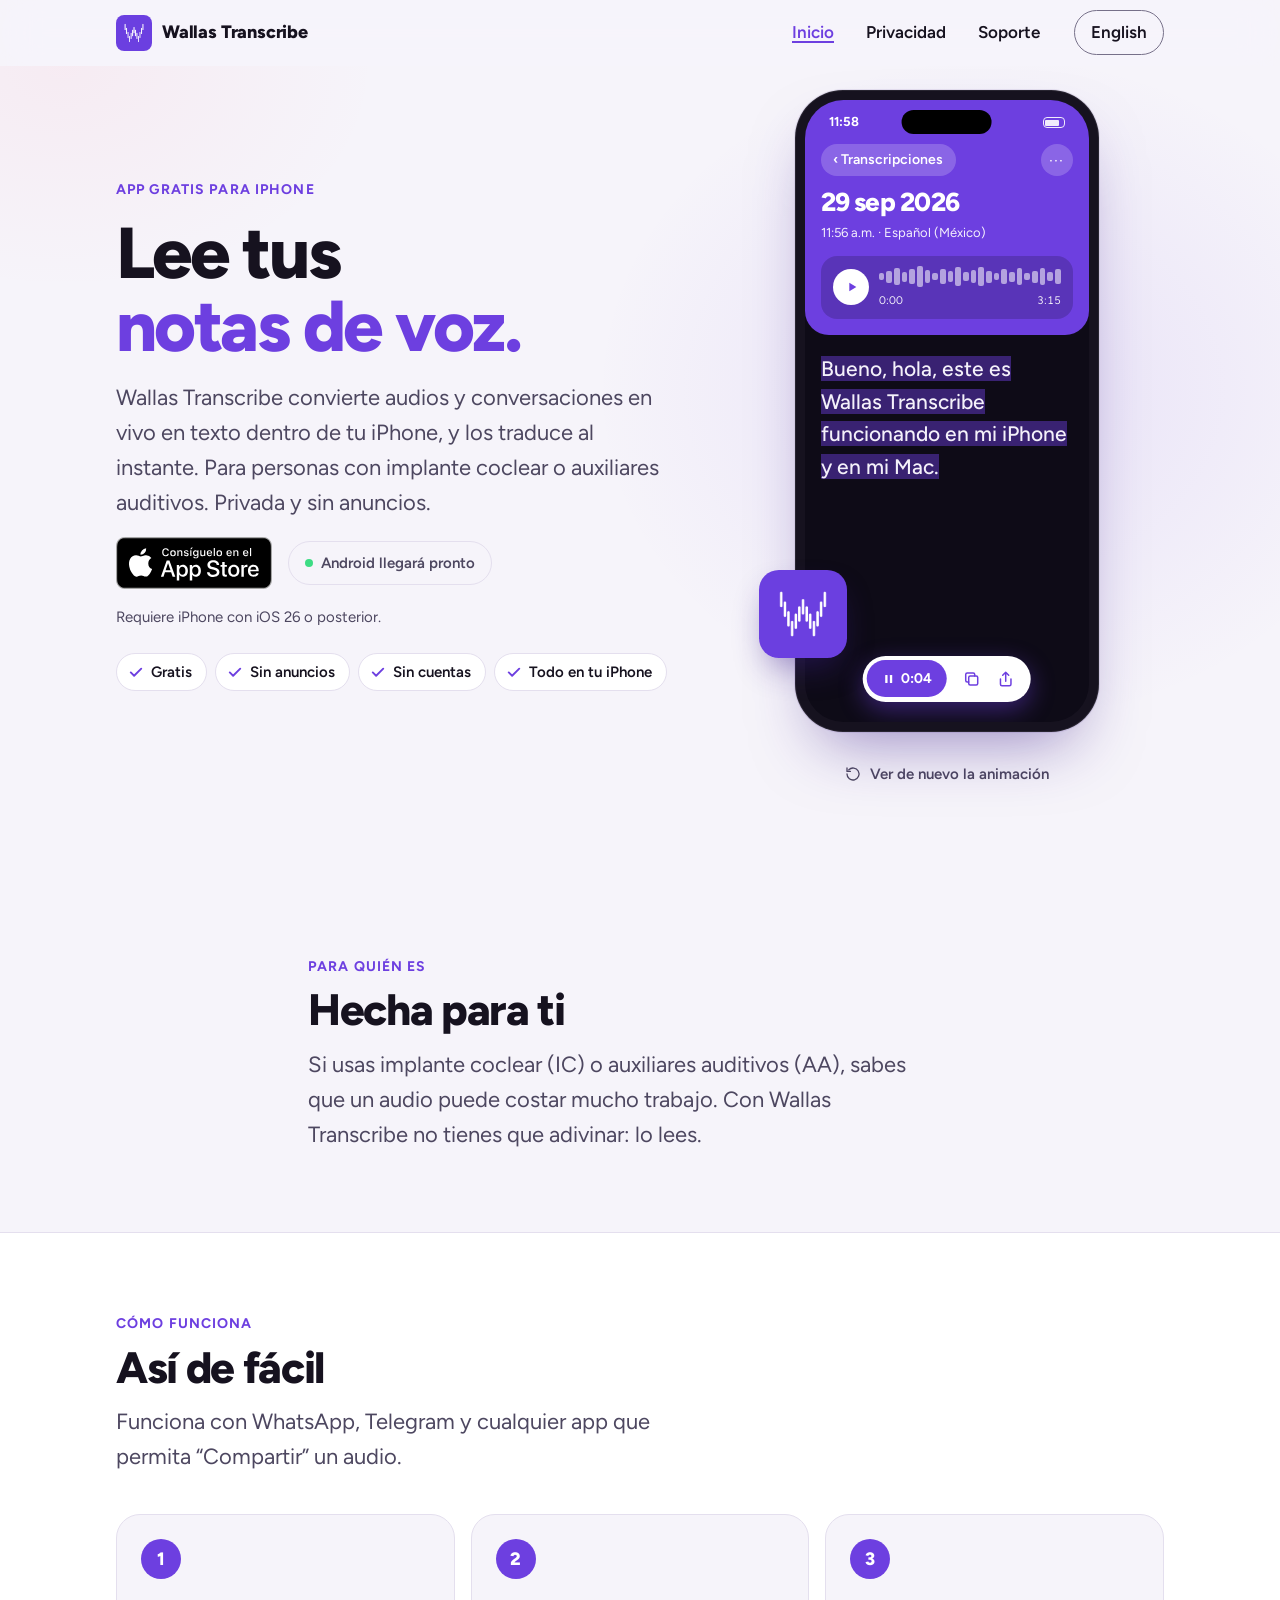
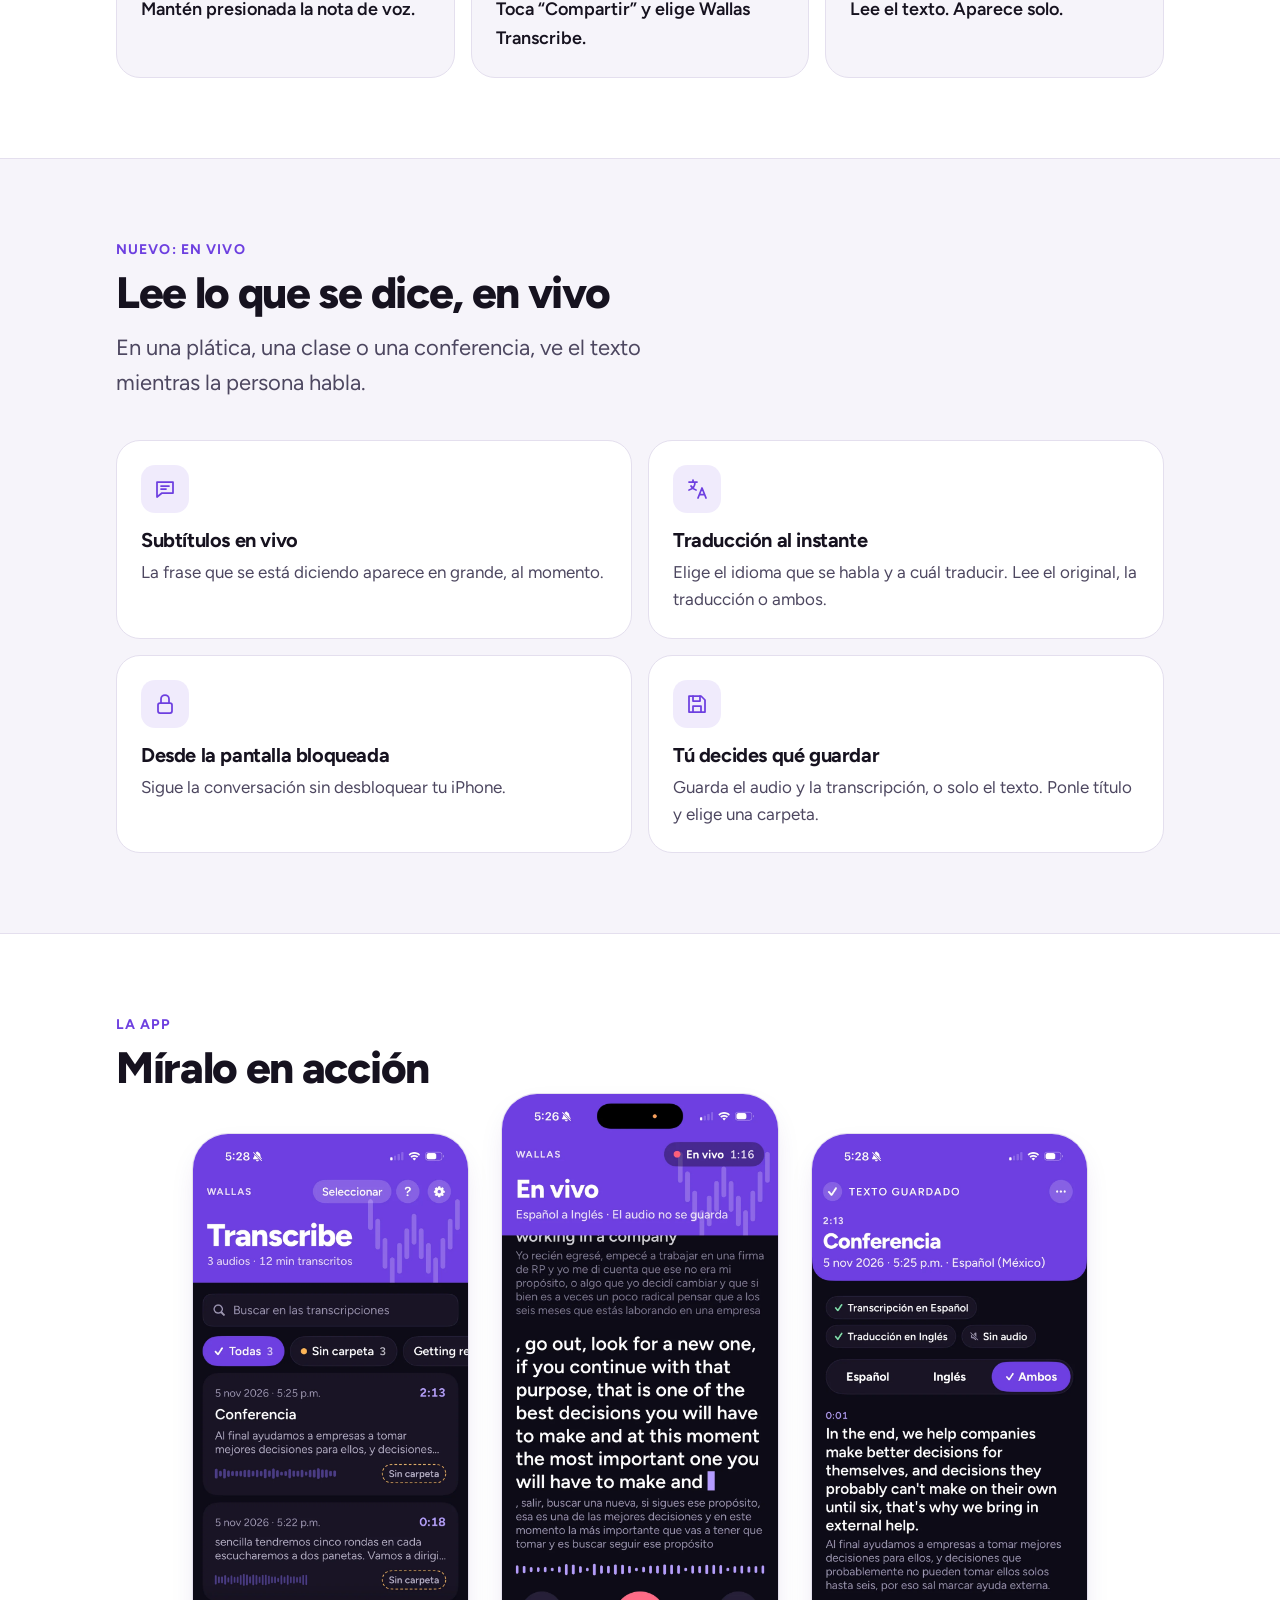
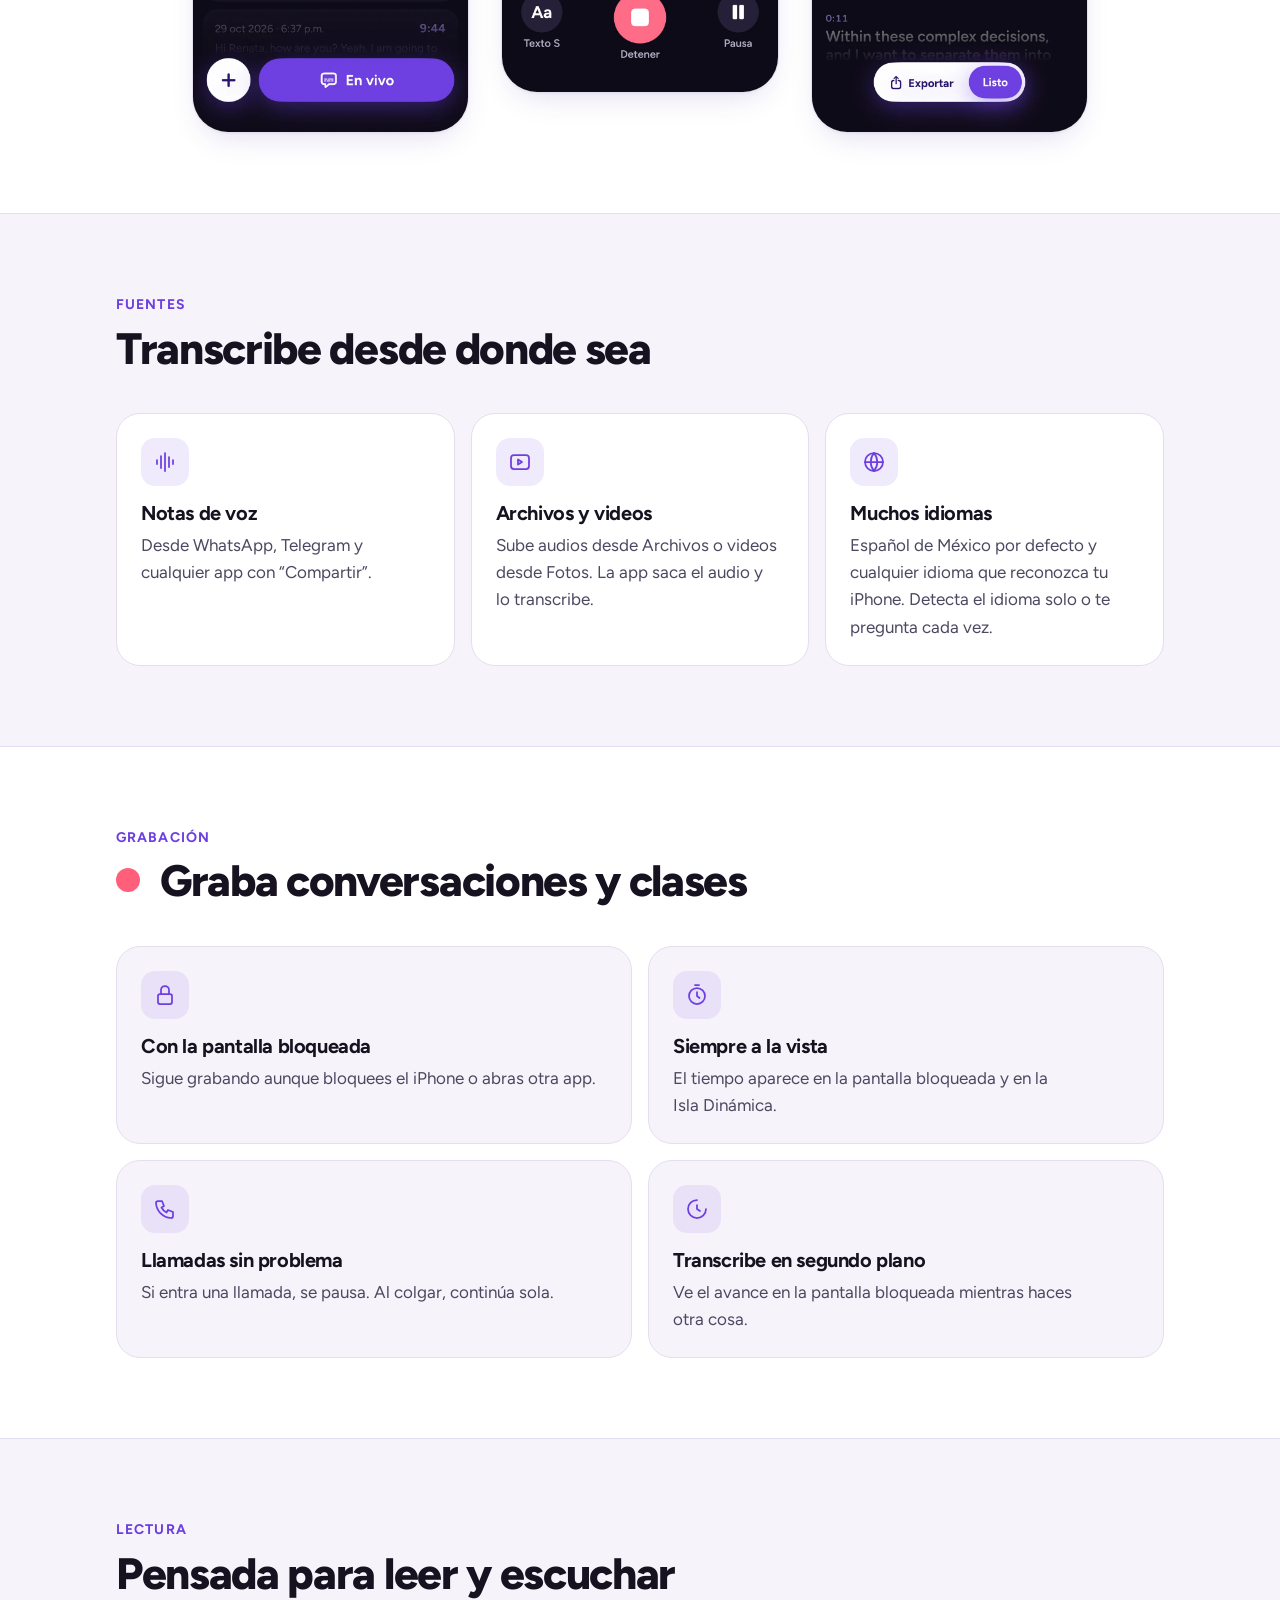
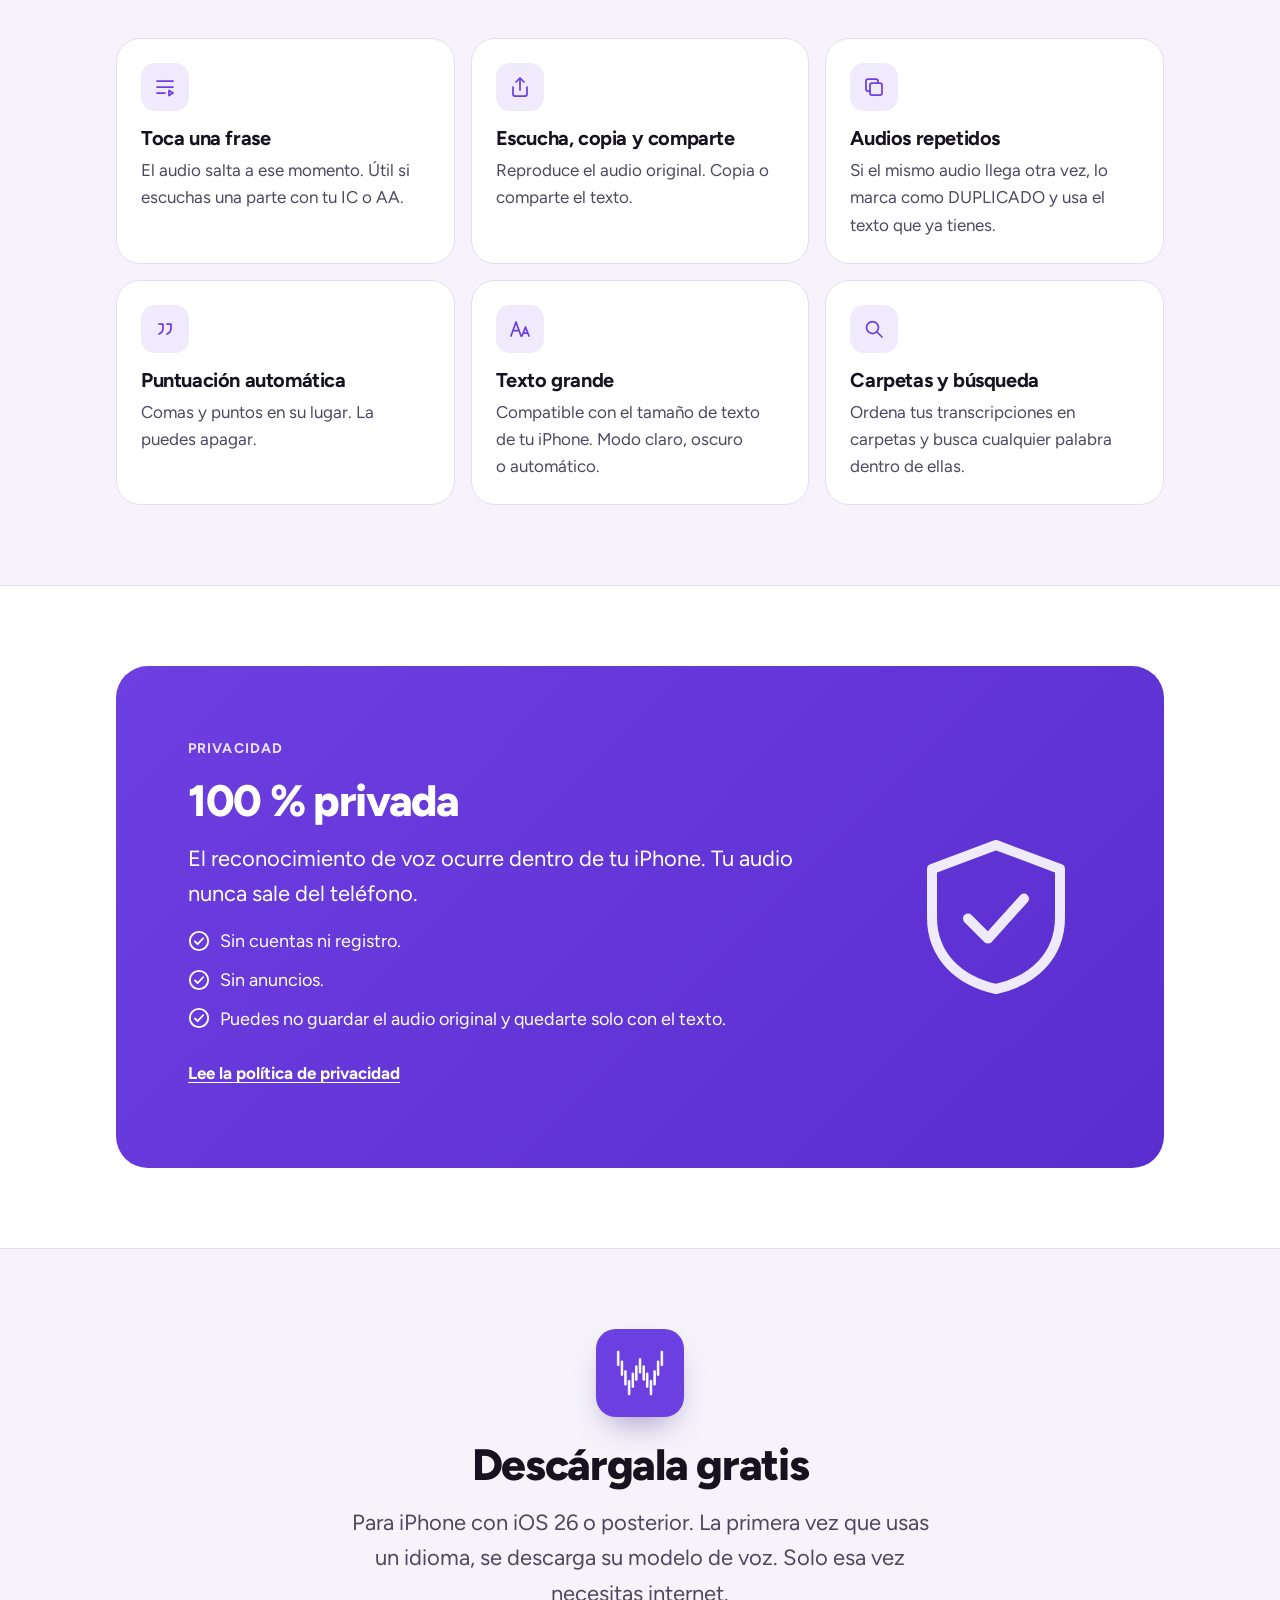
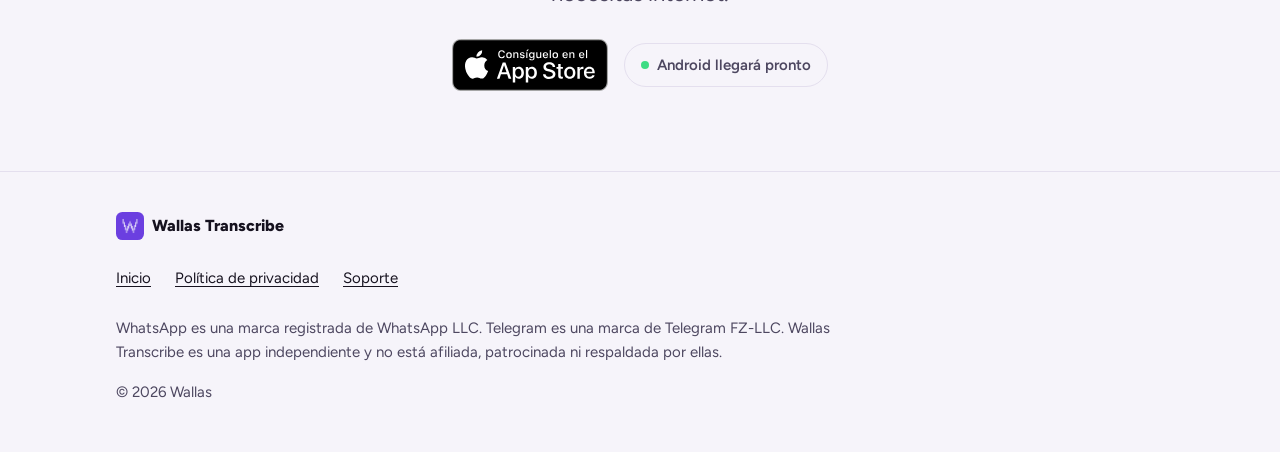
<file: index.html>
<!doctype html>
<html lang="es-MX" data-title-es="Wallas Transcribe - Lee tus notas de voz" data-title-en="Wallas Transcribe - Read your voice notes">
<head>
  <meta charset="utf-8">
  <meta name="viewport" content="width=device-width, initial-scale=1">
  <title>Wallas Transcribe - Lee tus notas de voz</title>
  <meta name="description" content="App gratis para iPhone que convierte notas de voz, audios y conversaciones en vivo en texto, con traducción al instante. Hecha para personas con implante coclear o auxiliares auditivos. Privada y sin anuncios.">
  <meta name="color-scheme" content="light dark">
  <meta name="theme-color" content="#F6F4FA" media="(prefers-color-scheme: light)">
  <meta name="theme-color" content="#0E0B17" media="(prefers-color-scheme: dark)">
  <link rel="icon" href="icon.png">
  <link rel="apple-touch-icon" href="icon.png">
  <link rel="preconnect" href="https://fonts.googleapis.com">
  <link rel="preconnect" href="https://fonts.gstatic.com" crossorigin>
  <link rel="stylesheet" href="https://fonts.googleapis.com/css2?family=Figtree:wght@400..800&display=swap">
  <link rel="stylesheet" href="styles.css?v=5">
  <script src="lang.js?v=5"></script>
</head>
<body>
  <a class="skip" href="#contenido"><span class="es">Saltar al contenido</span><span class="en">Skip to content</span></a>

  <header class="site-header">
    <div class="wrap">
      <a class="brand" href="index.html">
        <!-- REEMPLAZA: icon.png (tu ícono de la app) -->
        <img src="icon.png" alt="" width="36" height="36">
        Wallas Transcribe
      </a>
      <nav class="nav" aria-label="Principal">
        <a href="index.html" aria-current="page"><span class="es">Inicio</span><span class="en">Home</span></a>
        <a href="privacidad.html"><span class="es">Privacidad</span><span class="en">Privacy</span></a>
        <a href="soporte.html"><span class="es">Soporte</span><span class="en">Support</span></a>
      </nav>
      <button id="lang-toggle" class="lang-btn" type="button" hidden><span class="es" lang="en">English</span><span class="en" lang="es-MX">Español</span></button>
    </div>
  </header>

  <main id="contenido">
    <section class="hero">
      <div class="wrap">
        <div class="stack hero-text">
          <p class="eyebrow reveal"><span class="es">App gratis para iPhone</span><span class="en">Free iPhone app</span></p>
          <h1 class="reveal" style="--d:1"><span class="es">Lee tus <span class="hl">notas de voz.</span></span><span class="en">Read your <span class="hl">voice notes.</span></span></h1>
          <p class="lead es reveal" style="--d:2">Wallas Transcribe convierte audios y conversaciones en vivo en texto dentro de tu iPhone, y los traduce al instante. Para personas con implante coclear o auxiliares auditivos. Privada y sin anuncios.</p>
          <p class="lead en reveal" style="--d:2">Wallas Transcribe turns audio and live conversations into text right on your iPhone, and translates them instantly. Made for people with cochlear implants or hearing aids. Private, with no ads.</p>
          <p class="get reveal" style="--d:3">
            <a class="badge-link" href="https://apps.apple.com/app/wallas-transcribe/id6817484547"><img src="app-store-badge-es.svg" data-src-en="app-store-badge-en.svg" width="180" height="60" alt="Descargar en la App Store" data-alt-en="Download on the App Store"></a>
            <span class="soon"><span class="soon-dot" aria-hidden="true"></span><span class="es">Android llegará pronto</span><span class="en">Android coming soon</span></span>
          </p>
          <p class="note reveal" style="--d:3"><span class="es">Requiere iPhone con iOS 26 o posterior.</span><span class="en">Requires iPhone with iOS 26 or later.</span></p>
          <ul class="chips reveal" style="--d:4">
            <li><svg class="i" viewBox="0 0 24 24" aria-hidden="true" focusable="false"><path d="M5 12.5l4.5 4.5L19 7.5"/></svg><span class="es">Gratis</span><span class="en">Free</span></li>
            <li><svg class="i" viewBox="0 0 24 24" aria-hidden="true" focusable="false"><path d="M5 12.5l4.5 4.5L19 7.5"/></svg><span class="es">Sin anuncios</span><span class="en">No ads</span></li>
            <li><svg class="i" viewBox="0 0 24 24" aria-hidden="true" focusable="false"><path d="M5 12.5l4.5 4.5L19 7.5"/></svg><span class="es">Sin cuentas</span><span class="en">No accounts</span></li>
            <li><svg class="i" viewBox="0 0 24 24" aria-hidden="true" focusable="false"><path d="M5 12.5l4.5 4.5L19 7.5"/></svg><span class="es">Todo en tu iPhone</span><span class="en">All on your iPhone</span></li>
          </ul>
        </div>

        <div class="hero-art reveal" style="--d:2">
          <!-- Ilustración de la app: una nota de voz que se convierte en texto. Es decorativa; el texto de la portada ya lo explica. -->
          <div class="phone" aria-hidden="true">
            <div class="screen demo" id="demo">
              <div class="app-head">
                <div class="island"></div>
                <div class="status"><span>11:58</span><span class="batt"></span></div>
                <div class="nav-row">
                  <span class="pill">‹ <span class="es">Transcripciones</span><span class="en">Transcriptions</span></span>
                  <span class="dots">•••</span>
                </div>
                <p class="date"><span class="es">29 sep 2026</span><span class="en">Sep 29, 2026</span></p>
                <p class="meta"><span class="es">11:56 a.m. · Español (México)</span><span class="en">11:56 AM · English (United States)</span></p>
                <div class="player">
                  <span class="play"><svg viewBox="0 0 24 24"><path d="M8 5.5v13l10.5-6.5z"/></svg></span>
                  <span class="pl-body">
                    <span class="wave"><i style="--b:0;--h:30%"></i><i style="--b:1;--h:55%"></i><i style="--b:2;--h:80%"></i><i style="--b:3;--h:45%"></i><i style="--b:4;--h:65%"></i><i style="--b:5;--h:95%"></i><i style="--b:6;--h:60%"></i><i style="--b:7;--h:35%"></i><i style="--b:8;--h:70%"></i><i style="--b:9;--h:50%"></i><i style="--b:10;--h:85%"></i><i style="--b:11;--h:40%"></i><i style="--b:12;--h:60%"></i><i style="--b:13;--h:90%"></i><i style="--b:14;--h:55%"></i><i style="--b:15;--h:30%"></i><i style="--b:16;--h:65%"></i><i style="--b:17;--h:45%"></i><i style="--b:18;--h:75%"></i><i style="--b:19;--h:35%"></i><i style="--b:20;--h:55%"></i><i style="--b:21;--h:80%"></i><i style="--b:22;--h:40%"></i><i style="--b:23;--h:70%"></i></span>
                    <span class="times"><span>0:00</span><span>3:15</span></span>
                  </span>
                </div>
              </div>
              <div class="body">
                <div class="working">
                  <span class="lbl"><span class="es">Transcribiendo…</span><span class="en">Transcribing…</span></span>
                  <span class="wave"><i style="--b:0;--h:70%"></i><i style="--b:1;--h:40%"></i><i style="--b:2;--h:80%"></i><i style="--b:3;--h:55%"></i><i style="--b:4;--h:35%"></i><i style="--b:5;--h:75%"></i><i style="--b:6;--h:45%"></i><i style="--b:7;--h:65%"></i><i style="--b:8;--h:30%"></i><i style="--b:9;--h:55%"></i><i style="--b:10;--h:90%"></i><i style="--b:11;--h:60%"></i><i style="--b:12;--h:40%"></i><i style="--b:13;--h:85%"></i><i style="--b:14;--h:50%"></i><i style="--b:15;--h:70%"></i><i style="--b:16;--h:35%"></i><i style="--b:17;--h:60%"></i><i style="--b:18;--h:95%"></i><i style="--b:19;--h:65%"></i><i style="--b:20;--h:45%"></i><i style="--b:21;--h:80%"></i><i style="--b:22;--h:55%"></i><i style="--b:23;--h:30%"></i></span>
                </div>
                <p class="words es"><span class="hlt">Bueno, hola, este es Wallas Transcribe funcionando en mi iPhone y en mi Mac.</span></p>
                <p class="words en"><span class="hlt">So, hello, this is Wallas Transcribe running on my iPhone and on my Mac.</span></p>
              </div>
              <div class="dock">
                <span class="pause"><svg viewBox="0 0 24 24"><rect x="6" y="5" width="4" height="14" rx="1"/><rect x="14" y="5" width="4" height="14" rx="1"/></svg>0:04</span>
                <svg viewBox="0 0 24 24"><rect x="8" y="8" width="12" height="12" rx="2"/><path d="M16 8V6a2 2 0 0 0-2-2H6a2 2 0 0 0-2 2v8a2 2 0 0 0 2 2h2"/></svg>
                <svg viewBox="0 0 24 24"><path d="M12 3v12M8 7l4-4 4 4M5 12v7a2 2 0 0 0 2 2h10a2 2 0 0 0 2-2v-7"/></svg>
              </div>
            </div>
          </div>
          <img class="hero-icon" src="icon.png" width="96" height="96" alt="">
          <button class="replay" id="demo-replay" type="button">
            <svg class="i" viewBox="0 0 24 24" aria-hidden="true" focusable="false"><path d="M4 12a8 8 0 1 0 2.4-5.7M4 4v4.5h4.5"/></svg>
            <span class="es">Ver de nuevo la animación</span><span class="en">Replay the animation</span>
          </button>
        </div>
      </div>
    </section>

    <section aria-labelledby="para-quien">
      <div class="wrap intro reveal">
        <p class="eyebrow"><span class="es">Para quién es</span><span class="en">Who it’s for</span></p>
        <h2 id="para-quien"><span class="es">Hecha para ti</span><span class="en">Made for you</span></h2>
        <p class="lead es">Si usas implante coclear (IC) o auxiliares auditivos (AA), sabes que un audio puede costar mucho trabajo. Con Wallas Transcribe no tienes que adivinar: lo lees.</p>
        <p class="lead en">If you use a cochlear implant (CI) or hearing aids (HA), you know audio messages can be hard work. With Wallas Transcribe you don’t have to guess: you read it.</p>
      </div>
    </section>

    <section class="band" aria-labelledby="como-funciona">
      <div class="wrap">
        <div class="intro reveal">
          <p class="eyebrow"><span class="es">Cómo funciona</span><span class="en">How it works</span></p>
          <h2 id="como-funciona"><span class="es">Así de fácil</span><span class="en">This easy</span></h2>
          <p class="lead es">Funciona con WhatsApp, Telegram y cualquier app que permita “Compartir” un audio.</p>
          <p class="lead en">Works with WhatsApp, Telegram and any app that lets you “Share” audio.</p>
        </div>
        <ol class="steps">
          <li class="reveal" style="--d:0"><span class="es">Mantén presionada la nota de voz.</span><span class="en">Press and hold the voice note.</span></li>
          <li class="reveal" style="--d:1"><span class="es">Toca “Compartir” y elige Wallas Transcribe.</span><span class="en">Tap “Share” and choose Wallas Transcribe.</span></li>
          <li class="reveal" style="--d:2"><span class="es">Lee el texto. Aparece solo.</span><span class="en">Read the text. It appears on its own.</span></li>
        </ol>
      </div>
    </section>

    <section aria-labelledby="en-vivo">
      <div class="wrap">
        <div class="intro reveal">
          <p class="eyebrow"><span class="es">Nuevo: En vivo</span><span class="en">New: Live</span></p>
          <h2 id="en-vivo"><span class="es">Lee lo que se dice, en vivo</span><span class="en">Read what’s said, live</span></h2>
          <p class="lead es">En una plática, una clase o una conferencia, ve el texto mientras la persona habla.</p>
          <p class="lead en">In a conversation, a class or a talk, see the text while the person is speaking.</p>
        </div>
        <ul class="cards cards-2">
          <li class="card reveal" style="--d:0">
            <span class="tile"><svg class="i" viewBox="0 0 24 24" aria-hidden="true" focusable="false"><path d="M4 5h16v11H9l-5 4z"/><path d="M8 9h8M8 12h5"/></svg></span>
            <h3><span class="es">Subtítulos en vivo</span><span class="en">Live captions</span></h3>
            <p class="es">La frase que se está diciendo aparece en grande, al momento.</p>
            <p class="en">The sentence being spoken shows up in large text, right away.</p>
          </li>
          <li class="card reveal" style="--d:1">
            <span class="tile"><svg class="i" viewBox="0 0 24 24" aria-hidden="true" focusable="false"><path d="M4 5h8M8 3v2M10 5c0 4-2.5 7-6 8M6 9c1 2 3 3.5 5 4"/><path d="M13 21l4-10 4 10M14.5 17.5h5"/></svg></span>
            <h3><span class="es">Traducción al instante</span><span class="en">Instant translation</span></h3>
            <p class="es">Elige el idioma que se habla y a cuál traducir. Lee el original, la traducción o ambos.</p>
            <p class="en">Choose the spoken language and the one to translate to. Read the original, the translation or both.</p>
          </li>
          <li class="card reveal" style="--d:2">
            <span class="tile"><svg class="i" viewBox="0 0 24 24" aria-hidden="true" focusable="false"><rect x="5" y="11" width="14" height="10" rx="2"/><path d="M8 11V7a4 4 0 0 1 8 0v4"/></svg></span>
            <h3><span class="es">Desde la pantalla bloqueada</span><span class="en">From the Lock Screen</span></h3>
            <p class="es">Sigue la conversación sin desbloquear tu iPhone.</p>
            <p class="en">Follow the conversation without unlocking your iPhone.</p>
          </li>
          <li class="card reveal" style="--d:3">
            <span class="tile"><svg class="i" viewBox="0 0 24 24" aria-hidden="true" focusable="false"><path d="M4 4h12l4 4v12H4z"/><path d="M8 4v5h7V4M8 20v-6h8v6"/></svg></span>
            <h3><span class="es">Tú decides qué guardar</span><span class="en">You decide what to keep</span></h3>
            <p class="es">Guarda el audio y la transcripción, o solo el texto. Ponle título y elige una carpeta.</p>
            <p class="en">Save the audio and the transcript, or just the text. Give it a title and pick a folder.</p>
          </li>
        </ul>
      </div>
    </section>

    <section class="band" aria-labelledby="capturas">
      <div class="wrap">
        <div class="intro reveal">
          <p class="eyebrow"><span class="es">La app</span><span class="en">The app</span></p>
          <h2 id="capturas"><span class="es">Míralo en acción</span><span class="en">See it in action</span></h2>
        </div>
        <ul class="shots">
          <li class="reveal" style="--d:0"><img src="captura-1.webp" data-src-en="captura-1-en.webp" width="920" height="2000" loading="lazy" alt="Pantalla principal de Wallas Transcribe con el buscador, las carpetas y el botón En vivo" data-alt-en="Wallas Transcribe home screen with search, folders and the Live button"></li>
          <li class="reveal" style="--d:1"><img src="captura-2.webp" data-src-en="captura-2-en.webp" width="920" height="2000" loading="lazy" alt="Transcripción en vivo de español a inglés, con la frase actual en grande y su traducción debajo" data-alt-en="Live transcription from Spanish to English, with the current sentence in large text and its translation below"></li>
          <li class="reveal" style="--d:2"><img src="captura-3.webp" data-src-en="captura-3-en.webp" width="920" height="2000" loading="lazy" alt="Transcripción guardada con el texto en español y su traducción al inglés juntos" data-alt-en="Saved transcription showing the Spanish text and its English translation together"></li>
        </ul>
      </div>
    </section>

    <section aria-labelledby="transcribe">
      <div class="wrap">
        <div class="intro reveal">
          <p class="eyebrow"><span class="es">Fuentes</span><span class="en">Sources</span></p>
          <h2 id="transcribe"><span class="es">Transcribe desde donde sea</span><span class="en">Transcribe from anywhere</span></h2>
        </div>
        <ul class="cards">
          <li class="card reveal" style="--d:0">
            <span class="tile"><svg class="i" viewBox="0 0 24 24" aria-hidden="true" focusable="false"><path d="M4 10v4M8 6v12M12 3v18M16 7v10M20 10v4"/></svg></span>
            <h3><span class="es">Notas de voz</span><span class="en">Voice notes</span></h3>
            <p class="es">Desde WhatsApp, Telegram y cualquier app con “Compartir”.</p>
            <p class="en">From WhatsApp, Telegram and any app with “Share”.</p>
          </li>
          <li class="card reveal" style="--d:1">
            <span class="tile"><svg class="i" viewBox="0 0 24 24" aria-hidden="true" focusable="false"><rect x="3" y="5" width="18" height="14" rx="3"/><path d="M10 9.5v5l4-2.5z"/></svg></span>
            <h3><span class="es">Archivos y videos</span><span class="en">Files and videos</span></h3>
            <p class="es">Sube audios desde Archivos o videos desde Fotos. La app saca el audio y lo transcribe.</p>
            <p class="en">Add audio from Files or videos from Photos. The app pulls out the audio and transcribes it.</p>
          </li>
          <li class="card reveal" style="--d:2">
            <span class="tile"><svg class="i" viewBox="0 0 24 24" aria-hidden="true" focusable="false"><circle cx="12" cy="12" r="9"/><path d="M3 12h18M12 3a14 14 0 0 1 0 18M12 3a14 14 0 0 0 0 18"/></svg></span>
            <h3><span class="es">Muchos idiomas</span><span class="en">Many languages</span></h3>
            <p class="es">Español de México por defecto y cualquier idioma que reconozca tu iPhone. Detecta el idioma solo o te pregunta cada vez.</p>
            <p class="en">Mexican Spanish by default, plus any language your iPhone recognizes. It detects the language or asks you each time.</p>
          </li>
        </ul>
      </div>
    </section>

    <section class="band" aria-labelledby="graba">
      <div class="wrap">
        <div class="intro reveal">
          <p class="eyebrow"><span class="es">Grabación</span><span class="en">Recording</span></p>
          <h2 id="graba"><span class="rec" aria-hidden="true"></span><span class="es">Graba conversaciones y clases</span><span class="en">Record conversations and classes</span></h2>
        </div>
        <ul class="cards cards-2">
          <li class="card reveal" style="--d:0">
            <span class="tile"><svg class="i" viewBox="0 0 24 24" aria-hidden="true" focusable="false"><rect x="5" y="11" width="14" height="10" rx="2"/><path d="M8 11V7a4 4 0 0 1 8 0v4"/></svg></span>
            <h3><span class="es">Con la pantalla bloqueada</span><span class="en">With the screen locked</span></h3>
            <p class="es">Sigue grabando aunque bloquees el iPhone o abras otra app.</p>
            <p class="en">Keeps recording when you lock your iPhone or open another app.</p>
          </li>
          <li class="card reveal" style="--d:1">
            <span class="tile"><svg class="i" viewBox="0 0 24 24" aria-hidden="true" focusable="false"><circle cx="12" cy="13" r="8"/><path d="M12 9v4l2.5 2M10 2h4"/></svg></span>
            <h3><span class="es">Siempre a la vista</span><span class="en">Always in view</span></h3>
            <p class="es">El tiempo aparece en la pantalla bloqueada y en la Isla Dinámica.</p>
            <p class="en">The time shows on the Lock Screen and in the Dynamic Island.</p>
          </li>
          <li class="card reveal" style="--d:2">
            <span class="tile"><svg class="i" viewBox="0 0 24 24" aria-hidden="true" focusable="false"><path d="M5 4h4l2 5-2.5 1.5a11 11 0 0 0 5 5L15 13l5 2v4a2 2 0 0 1-2 2A16 16 0 0 1 3 6a2 2 0 0 1 2-2z"/></svg></span>
            <h3><span class="es">Llamadas sin problema</span><span class="en">Calls, no problem</span></h3>
            <p class="es">Si entra una llamada, se pausa. Al colgar, continúa sola.</p>
            <p class="en">If a call comes in, it pauses. When you hang up, it resumes on its own.</p>
          </li>
          <li class="card reveal" style="--d:3">
            <span class="tile"><svg class="i" viewBox="0 0 24 24" aria-hidden="true" focusable="false"><path d="M12 3a9 9 0 1 0 9 9"/><path d="M12 8v4l3 2"/></svg></span>
            <h3><span class="es">Transcribe en segundo plano</span><span class="en">Transcribes in the background</span></h3>
            <p class="es">Ve el avance en la pantalla bloqueada mientras haces otra cosa.</p>
            <p class="en">See the progress on the Lock Screen while you do something else.</p>
          </li>
        </ul>
      </div>
    </section>

    <section aria-labelledby="leer">
      <div class="wrap">
        <div class="intro reveal">
          <p class="eyebrow"><span class="es">Lectura</span><span class="en">Reading</span></p>
          <h2 id="leer"><span class="es">Pensada para leer y escuchar</span><span class="en">Built for reading and listening</span></h2>
        </div>
        <ul class="cards">
          <li class="card reveal" style="--d:0">
            <span class="tile"><svg class="i" viewBox="0 0 24 24" aria-hidden="true" focusable="false"><path d="M4 6h16M4 12h16M4 18h8"/><path d="M16 15.5v5l4-2.5z"/></svg></span>
            <h3><span class="es">Toca una frase</span><span class="en">Tap a sentence</span></h3>
            <p class="es">El audio salta a ese momento. Útil si escuchas una parte con tu IC o AA.</p>
            <p class="en">The audio jumps to that moment. Handy if you hear part of it with your CI or HA.</p>
          </li>
          <li class="card reveal" style="--d:1">
            <span class="tile"><svg class="i" viewBox="0 0 24 24" aria-hidden="true" focusable="false"><path d="M12 3v12M8 7l4-4 4 4M5 12v7a2 2 0 0 0 2 2h10a2 2 0 0 0 2-2v-7"/></svg></span>
            <h3><span class="es">Escucha, copia y comparte</span><span class="en">Play, copy and share</span></h3>
            <p class="es">Reproduce el audio original. Copia o comparte el texto.</p>
            <p class="en">Play the original audio. Copy or share the text.</p>
          </li>
          <li class="card reveal" style="--d:2">
            <span class="tile"><svg class="i" viewBox="0 0 24 24" aria-hidden="true" focusable="false"><rect x="8" y="8" width="12" height="12" rx="2"/><path d="M16 8V6a2 2 0 0 0-2-2H6a2 2 0 0 0-2 2v8a2 2 0 0 0 2 2h2"/></svg></span>
            <h3><span class="es">Audios repetidos</span><span class="en">Repeated audio</span></h3>
            <p class="es">Si el mismo audio llega otra vez, lo marca como DUPLICADO y usa el texto que ya tienes.</p>
            <p class="en">If the same audio arrives again, it’s marked DUPLICATE and reuses the text you already have.</p>
          </li>
          <li class="card reveal" style="--d:0">
            <span class="tile"><svg class="i" viewBox="0 0 24 24" aria-hidden="true" focusable="false"><path d="M6 7h4v4c0 3-1.5 5-4 6M14 7h4v4c0 3-1.5 5-4 6"/></svg></span>
            <h3><span class="es">Puntuación automática</span><span class="en">Automatic punctuation</span></h3>
            <p class="es">Comas y puntos en su lugar. La puedes apagar.</p>
            <p class="en">Commas and periods where they belong. You can turn it off.</p>
          </li>
          <li class="card reveal" style="--d:1">
            <span class="tile"><svg class="i" viewBox="0 0 24 24" aria-hidden="true" focusable="false"><path d="M3 19 8 5l5 14M5.2 13.5h5.6M14 19l3.5-9 3.5 9M15.2 16h4.6"/></svg></span>
            <h3><span class="es">Texto grande</span><span class="en">Large text</span></h3>
            <p class="es">Compatible con el tamaño de texto de tu iPhone. Modo claro, oscuro o automático.</p>
            <p class="en">Supports your iPhone’s text size (Dynamic Type). Light, dark or automatic mode.</p>
          </li>
          <li class="card reveal" style="--d:2">
            <span class="tile"><svg class="i" viewBox="0 0 24 24" aria-hidden="true" focusable="false"><circle cx="10.5" cy="10.5" r="6"/><path d="M15 15l5 5"/></svg></span>
            <h3><span class="es">Carpetas y búsqueda</span><span class="en">Folders and search</span></h3>
            <p class="es">Ordena tus transcripciones en carpetas y busca cualquier palabra dentro de ellas.</p>
            <p class="en">Sort your transcripts into folders and search for any word inside them.</p>
          </li>
        </ul>
      </div>
    </section>

    <section class="band" aria-labelledby="privada">
      <div class="wrap">
        <div class="panel reveal">
          <div class="panel-text">
            <p class="eyebrow"><span class="es">Privacidad</span><span class="en">Privacy</span></p>
            <h2 id="privada"><span class="es">100 % privada</span><span class="en">100% private</span></h2>
            <p class="lead es">El reconocimiento de voz ocurre dentro de tu iPhone. Tu audio nunca sale del teléfono.</p>
            <p class="lead en">Speech recognition happens on your iPhone. Your audio never leaves the phone.</p>
            <ul class="checks es">
              <li>Sin cuentas ni registro.</li>
              <li>Sin anuncios.</li>
              <li>Puedes no guardar el audio original y quedarte solo con el texto.</li>
            </ul>
            <ul class="checks en">
              <li>No accounts, no sign-up.</li>
              <li>No ads.</li>
              <li>You can skip saving the original audio and keep only the text.</li>
            </ul>
            <p><a href="privacidad.html"><span class="es">Lee la política de privacidad</span><span class="en">Read the privacy policy</span></a></p>
          </div>
          <svg class="shield" viewBox="0 0 24 24" aria-hidden="true" focusable="false"><path d="M12 3l8 3v6c0 5-3.5 8-8 9-4.5-1-8-4-8-9V6z"/><path d="M8.5 12.2l2.5 2.5 4.5-5"/></svg>
        </div>
      </div>
    </section>

    <section class="cta" aria-labelledby="descarga">
      <div class="wrap reveal">
        <img class="cta-icon" src="icon.png" width="88" height="88" alt="">
        <h2 id="descarga"><span class="es">Descárgala gratis</span><span class="en">Download it free</span></h2>
        <p class="lead es">Para iPhone con iOS 26 o posterior. La primera vez que usas un idioma, se descarga su modelo de voz. Solo esa vez necesitas internet.</p>
        <p class="lead en">For iPhone with iOS 26 or later. The first time you use a language, its speech model downloads. You only need internet that one time.</p>
        <p class="get">
          <a class="badge-link" href="https://apps.apple.com/app/wallas-transcribe/id6817484547"><img src="app-store-badge-es.svg" data-src-en="app-store-badge-en.svg" width="180" height="60" alt="Descargar en la App Store" data-alt-en="Download on the App Store"></a>
          <span class="soon"><span class="soon-dot" aria-hidden="true"></span><span class="es">Android llegará pronto</span><span class="en">Android coming soon</span></span>
        </p>
      </div>
    </section>
  </main>

  <footer class="site-footer">
    <div class="wrap">
      <p class="foot-brand"><img src="icon.png" alt="" width="28" height="28"> Wallas Transcribe</p>
      <nav aria-label="Pie de página">
        <a href="index.html"><span class="es">Inicio</span><span class="en">Home</span></a>
        <a href="privacidad.html"><span class="es">Política de privacidad</span><span class="en">Privacy policy</span></a>
        <a href="soporte.html"><span class="es">Soporte</span><span class="en">Support</span></a>
      </nav>
      <p class="es">WhatsApp es una marca registrada de WhatsApp LLC. Telegram es una marca de Telegram FZ-LLC. Wallas Transcribe es una app independiente y no está afiliada, patrocinada ni respaldada por ellas.</p>
      <p class="en">WhatsApp is a registered trademark of WhatsApp LLC. Telegram is a trademark of Telegram FZ-LLC. Wallas Transcribe is an independent app and is not affiliated with, sponsored or endorsed by them.</p>
      <p>© 2026 Wallas</p>
    </div>
  </footer>
</body>
</html>
</file>
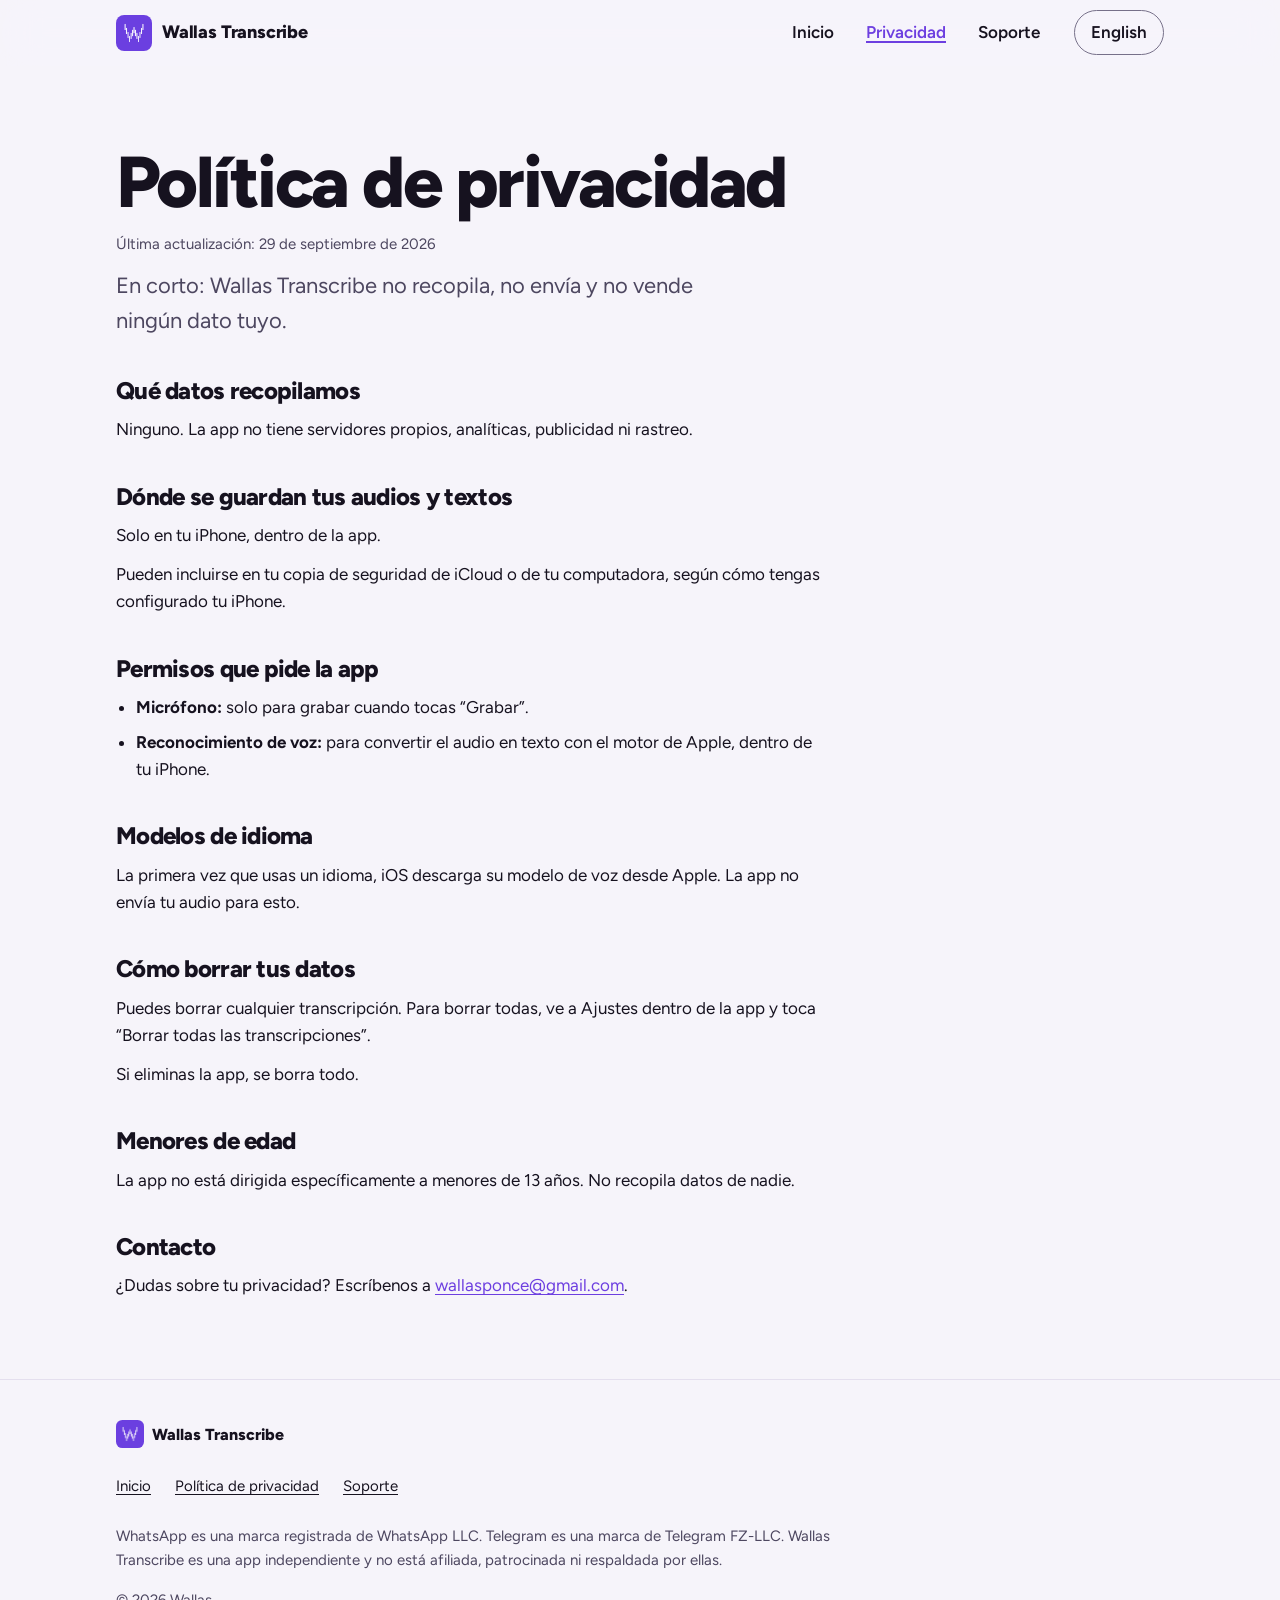
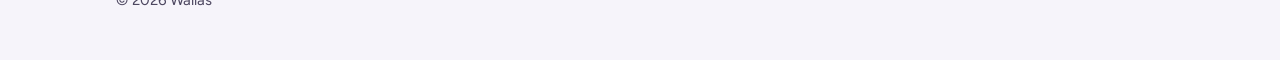
<file: privacidad.html>
<!doctype html>
<html lang="es-MX" data-title-es="Política de privacidad - Wallas Transcribe" data-title-en="Privacy policy - Wallas Transcribe">
<head>
  <meta charset="utf-8">
  <meta name="viewport" content="width=device-width, initial-scale=1">
  <title>Política de privacidad - Wallas Transcribe</title>
  <meta name="description" content="Wallas Transcribe no recopila, no envía y no vende ningún dato. Tus audios y textos se quedan en tu iPhone.">
  <meta name="color-scheme" content="light dark">
  <meta name="theme-color" content="#F6F4FA" media="(prefers-color-scheme: light)">
  <meta name="theme-color" content="#0E0B17" media="(prefers-color-scheme: dark)">
  <link rel="icon" href="icon.png">
  <link rel="apple-touch-icon" href="icon.png">
  <link rel="preconnect" href="https://fonts.googleapis.com">
  <link rel="preconnect" href="https://fonts.gstatic.com" crossorigin>
  <link rel="stylesheet" href="https://fonts.googleapis.com/css2?family=Figtree:wght@400..800&display=swap">
  <link rel="stylesheet" href="styles.css?v=4">
  <script src="lang.js?v=4"></script>
</head>
<body>
  <a class="skip" href="#contenido"><span class="es">Saltar al contenido</span><span class="en">Skip to content</span></a>

  <header class="site-header">
    <div class="wrap">
      <a class="brand" href="index.html">
        <img src="icon.png" alt="" width="36" height="36">
        Wallas Transcribe
      </a>
      <nav class="nav" aria-label="Principal">
        <a href="index.html"><span class="es">Inicio</span><span class="en">Home</span></a>
        <a href="privacidad.html" aria-current="page"><span class="es">Privacidad</span><span class="en">Privacy</span></a>
        <a href="soporte.html"><span class="es">Soporte</span><span class="en">Support</span></a>
      </nav>
      <button id="lang-toggle" class="lang-btn" type="button" hidden><span class="es" lang="en">English</span><span class="en" lang="es-MX">Español</span></button>
    </div>
  </header>

  <main id="contenido">
    <section>
      <div class="wrap">
        <!-- ESPAÑOL -->
        <article class="prose es">
          <h1>Política de privacidad</h1>
          <p class="note">Última actualización: 29 de septiembre de 2026</p>
          <p class="lead">En corto: Wallas Transcribe no recopila, no envía y no vende ningún dato tuyo.</p>

          <h2>Qué datos recopilamos</h2>
          <p>Ninguno. La app no tiene servidores propios, analíticas, publicidad ni rastreo.</p>

          <h2>Dónde se guardan tus audios y textos</h2>
          <p>Solo en tu iPhone, dentro de la app.</p>
          <p>Pueden incluirse en tu copia de seguridad de iCloud o de tu computadora, según cómo tengas configurado tu iPhone.</p>

          <h2>Permisos que pide la app</h2>
          <ul>
            <li><strong>Micrófono:</strong> solo para grabar cuando tocas “Grabar”.</li>
            <li><strong>Reconocimiento de voz:</strong> para convertir el audio en texto con el motor de Apple, dentro de tu iPhone.</li>
          </ul>

          <h2>Modelos de idioma</h2>
          <p>La primera vez que usas un idioma, iOS descarga su modelo de voz desde Apple. La app no envía tu audio para esto.</p>

          <h2>Cómo borrar tus datos</h2>
          <p>Puedes borrar cualquier transcripción. Para borrar todas, ve a Ajustes dentro de la app y toca “Borrar todas las transcripciones”.</p>
          <p>Si eliminas la app, se borra todo.</p>

          <h2>Menores de edad</h2>
          <p>La app no está dirigida específicamente a menores de 13 años. No recopila datos de nadie.</p>

          <h2>Contacto</h2>
          <p>¿Dudas sobre tu privacidad? Escríbenos a <a href="mailto:wallasponce@gmail.com">wallasponce@gmail.com</a>.</p>
        </article>

        <!-- ENGLISH -->
        <article class="prose en">
          <h1>Privacy policy</h1>
          <p class="note">Last updated: September 29, 2026</p>
          <p class="lead">In short: Wallas Transcribe doesn’t collect, send or sell any of your data.</p>

          <h2>What data we collect</h2>
          <p>None. The app has no servers of its own, no analytics, no ads and no tracking.</p>

          <h2>Where your audio and text are stored</h2>
          <p>Only on your iPhone, inside the app.</p>
          <p>They may be included in your iCloud or computer backup, depending on your iPhone settings.</p>

          <h2>Permissions the app asks for</h2>
          <ul>
            <li><strong>Microphone:</strong> only to record when you tap “Record”.</li>
            <li><strong>Speech recognition:</strong> to turn audio into text with Apple’s engine, on your iPhone.</li>
          </ul>

          <h2>Language models</h2>
          <p>The first time you use a language, iOS downloads its speech model from Apple. The app doesn’t send your audio for this.</p>

          <h2>How to delete your data</h2>
          <p>You can delete any transcription. To delete them all, go to Settings in the app and tap “Delete all transcriptions”.</p>
          <p>If you delete the app, everything is deleted.</p>

          <h2>Children</h2>
          <p>The app is not specifically directed at children under 13. It doesn’t collect data from anyone.</p>

          <h2>Contact</h2>
          <p>Questions about your privacy? Email us at <a href="mailto:wallasponce@gmail.com">wallasponce@gmail.com</a>.</p>
        </article>
      </div>
    </section>
  </main>

  <footer class="site-footer">
    <div class="wrap">
      <p class="foot-brand"><img src="icon.png" alt="" width="28" height="28"> Wallas Transcribe</p>
      <nav aria-label="Pie de página">
        <a href="index.html"><span class="es">Inicio</span><span class="en">Home</span></a>
        <a href="privacidad.html"><span class="es">Política de privacidad</span><span class="en">Privacy policy</span></a>
        <a href="soporte.html"><span class="es">Soporte</span><span class="en">Support</span></a>
      </nav>
      <p class="es">WhatsApp es una marca registrada de WhatsApp LLC. Telegram es una marca de Telegram FZ-LLC. Wallas Transcribe es una app independiente y no está afiliada, patrocinada ni respaldada por ellas.</p>
      <p class="en">WhatsApp is a registered trademark of WhatsApp LLC. Telegram is a trademark of Telegram FZ-LLC. Wallas Transcribe is an independent app and is not affiliated with, sponsored or endorsed by them.</p>
      <p>© 2026 Wallas</p>
    </div>
  </footer>
</body>
</html>
</file>
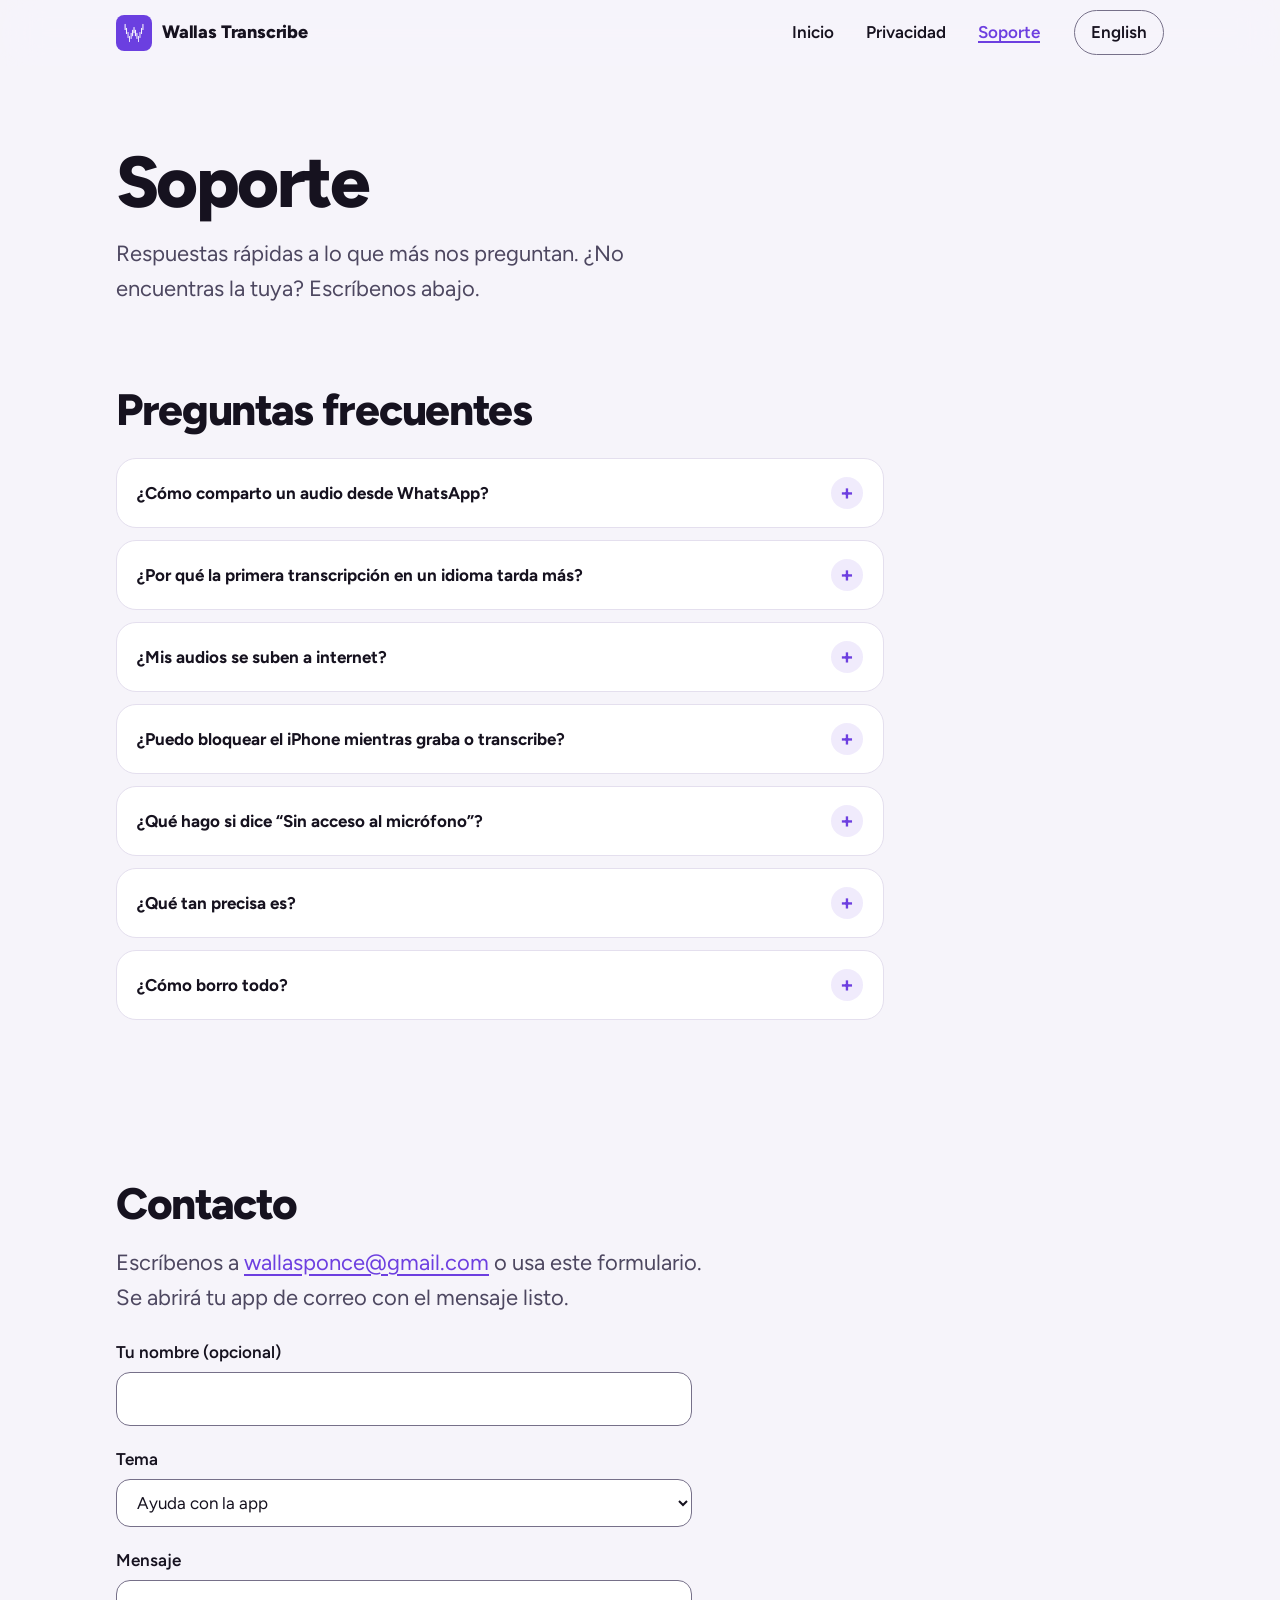
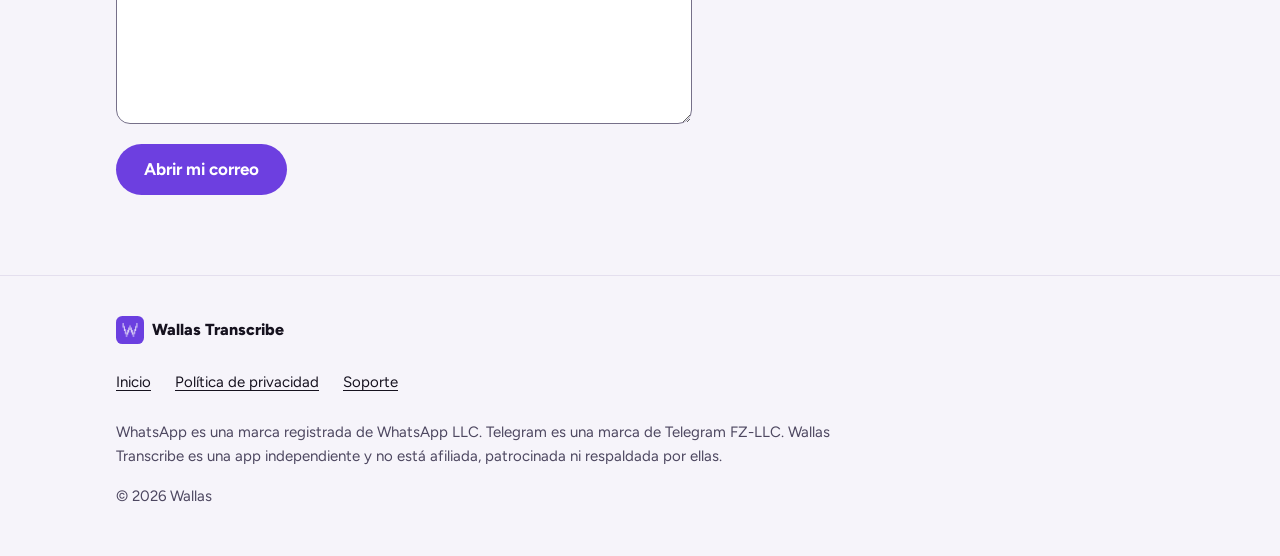
<file: soporte.html>
<!doctype html>
<html lang="es-MX" data-title-es="Soporte - Wallas Transcribe" data-title-en="Support - Wallas Transcribe">
<head>
  <meta charset="utf-8">
  <meta name="viewport" content="width=device-width, initial-scale=1">
  <title>Soporte - Wallas Transcribe</title>
  <meta name="description" content="Preguntas frecuentes y contacto de Wallas Transcribe.">
  <meta name="color-scheme" content="light dark">
  <meta name="theme-color" content="#F6F4FA" media="(prefers-color-scheme: light)">
  <meta name="theme-color" content="#0E0B17" media="(prefers-color-scheme: dark)">
  <link rel="icon" href="icon.png">
  <link rel="apple-touch-icon" href="icon.png">
  <link rel="preconnect" href="https://fonts.googleapis.com">
  <link rel="preconnect" href="https://fonts.gstatic.com" crossorigin>
  <link rel="stylesheet" href="https://fonts.googleapis.com/css2?family=Figtree:wght@400..800&display=swap">
  <link rel="stylesheet" href="styles.css?v=4">
  <script src="lang.js?v=4"></script>
</head>
<body>
  <a class="skip" href="#contenido"><span class="es">Saltar al contenido</span><span class="en">Skip to content</span></a>

  <header class="site-header">
    <div class="wrap">
      <a class="brand" href="index.html">
        <img src="icon.png" alt="" width="36" height="36">
        Wallas Transcribe
      </a>
      <nav class="nav" aria-label="Principal">
        <a href="index.html"><span class="es">Inicio</span><span class="en">Home</span></a>
        <a href="privacidad.html"><span class="es">Privacidad</span><span class="en">Privacy</span></a>
        <a href="soporte.html" aria-current="page"><span class="es">Soporte</span><span class="en">Support</span></a>
      </nav>
      <button id="lang-toggle" class="lang-btn" type="button" hidden><span class="es" lang="en">English</span><span class="en" lang="es-MX">Español</span></button>
    </div>
  </header>

  <main id="contenido">
    <section>
      <div class="wrap stack">
        <h1><span class="es">Soporte</span><span class="en">Support</span></h1>
        <p class="lead es">Respuestas rápidas a lo que más nos preguntan. ¿No encuentras la tuya? Escríbenos abajo.</p>
        <p class="lead en">Quick answers to the most common questions. Can’t find yours? Write to us below.</p>
      </div>
    </section>

    <section aria-labelledby="faq" style="padding-top:0">
      <div class="wrap">
        <h2 id="faq"><span class="es">Preguntas frecuentes</span><span class="en">Frequently asked questions</span></h2>

        <div class="faq es reveal">
          <details>
            <summary>¿Cómo comparto un audio desde WhatsApp?</summary>
            <div><p>Mantén presionada la nota de voz. Toca “Compartir” y elige Wallas Transcribe. El texto aparece solo.</p></div>
          </details>
          <details>
            <summary>¿Por qué la primera transcripción en un idioma tarda más?</summary>
            <div><p>La primera vez se descarga el modelo de voz de ese idioma. Solo pasa una vez y necesita internet. Después es más rápido.</p></div>
          </details>
          <details>
            <summary>¿Mis audios se suben a internet?</summary>
            <div><p>No, nunca. Todo ocurre dentro de tu iPhone. <a href="privacidad.html">Lee la política de privacidad</a>.</p></div>
          </details>
          <details>
            <summary>¿Puedo bloquear el iPhone mientras graba o transcribe?</summary>
            <div><p>Sí. Sigue grabando y transcribiendo. Verás el avance en la pantalla bloqueada.</p></div>
          </details>
          <details>
            <summary>¿Qué hago si dice “Sin acceso al micrófono”?</summary>
            <div><p>Abre la app Ajustes de tu iPhone, busca Wallas Transcribe y activa Micrófono.</p></div>
          </details>
          <details>
            <summary>¿Qué tan precisa es?</summary>
            <div><p>Depende del ruido y de qué tan claro se habla. Funciona mejor con una sola persona hablando cerca del teléfono.</p></div>
          </details>
          <details>
            <summary>¿Cómo borro todo?</summary>
            <div><p>En la app, ve a Ajustes y toca “Borrar todas las transcripciones”.</p></div>
          </details>
        </div>

        <div class="faq en reveal">
          <details>
            <summary>How do I share audio from WhatsApp?</summary>
            <div><p>Press and hold the voice note. Tap “Share” and choose Wallas Transcribe. The text appears on its own.</p></div>
          </details>
          <details>
            <summary>Why does the first transcription in a language take longer?</summary>
            <div><p>The first time, that language’s speech model downloads. It only happens once and needs internet. After that it’s faster.</p></div>
          </details>
          <details>
            <summary>Is my audio uploaded to the internet?</summary>
            <div><p>No, never. Everything happens on your iPhone. <a href="privacidad.html">Read the privacy policy</a>.</p></div>
          </details>
          <details>
            <summary>Can I lock my iPhone while it records or transcribes?</summary>
            <div><p>Yes. It keeps recording and transcribing. You’ll see the progress on the Lock Screen.</p></div>
          </details>
          <details>
            <summary>What if it says “No microphone access”?</summary>
            <div><p>Open your iPhone’s Settings app, find Wallas Transcribe and turn on Microphone.</p></div>
          </details>
          <details>
            <summary>How accurate is it?</summary>
            <div><p>It depends on background noise and how clearly people speak. It works best with one person talking close to the phone.</p></div>
          </details>
          <details>
            <summary>How do I delete everything?</summary>
            <div><p>In the app, go to Settings and tap “Delete all transcriptions”.</p></div>
          </details>
        </div>
      </div>
    </section>

    <section aria-labelledby="contacto">
      <div class="wrap">
        <h2 id="contacto"><span class="es">Contacto</span><span class="en">Contact</span></h2>
        <p class="lead es" style="margin-top:1rem">Escríbenos a <a href="mailto:wallasponce@gmail.com">wallasponce@gmail.com</a> o usa este formulario. Se abrirá tu app de correo con el mensaje listo.</p>
        <p class="lead en" style="margin-top:1rem">Email us at <a href="mailto:wallasponce@gmail.com">wallasponce@gmail.com</a> or use this form. Your email app will open with the message ready.</p>

        <form id="contact-form" class="form reveal" action="mailto:wallasponce@gmail.com" method="post" enctype="text/plain" data-mailto="mailto:wallasponce@gmail.com">
          <div class="field">
            <label for="nombre"><span class="es">Tu nombre (opcional)</span><span class="en">Your name (optional)</span></label>
            <input id="nombre" name="nombre" type="text" autocomplete="name">
          </div>
          <div class="field">
            <label for="tema"><span class="es">Tema</span><span class="en">Topic</span></label>
            <select id="tema" name="tema">
              <option data-es="Ayuda con la app" data-en="Help with the app">Ayuda con la app</option>
              <option data-es="Sugerencia" data-en="Suggestion">Sugerencia</option>
              <option data-es="Privacidad" data-en="Privacy">Privacidad</option>
              <option data-es="Otro" data-en="Other">Otro</option>
            </select>
          </div>
          <div class="field">
            <label for="mensaje"><span class="es">Mensaje</span><span class="en">Message</span></label>
            <textarea id="mensaje" name="mensaje" required></textarea>
          </div>
          <button class="btn" type="submit"><span class="es">Abrir mi correo</span><span class="en">Open my email</span></button>
        </form>
      </div>
    </section>
  </main>

  <footer class="site-footer">
    <div class="wrap">
      <p class="foot-brand"><img src="icon.png" alt="" width="28" height="28"> Wallas Transcribe</p>
      <nav aria-label="Pie de página">
        <a href="index.html"><span class="es">Inicio</span><span class="en">Home</span></a>
        <a href="privacidad.html"><span class="es">Política de privacidad</span><span class="en">Privacy policy</span></a>
        <a href="soporte.html"><span class="es">Soporte</span><span class="en">Support</span></a>
      </nav>
      <p class="es">WhatsApp es una marca registrada de WhatsApp LLC. Telegram es una marca de Telegram FZ-LLC. Wallas Transcribe es una app independiente y no está afiliada, patrocinada ni respaldada por ellas.</p>
      <p class="en">WhatsApp is a registered trademark of WhatsApp LLC. Telegram is a trademark of Telegram FZ-LLC. Wallas Transcribe is an independent app and is not affiliated with, sponsored or endorsed by them.</p>
      <p>© 2026 Wallas</p>
    </div>
  </footer>
</body>
</html>
</file>
<file: styles.css>
/* Wallas Transcribe - estilos compartidos */
:root {
  --accent: #6D3FE0;
  --accent-2: #5A2DCF;
  --on-accent: #FFFFFF;
  --bg: #F6F4FA;
  --surface: #FFFFFF;
  --text: #16121F;
  --muted: #4D4760;
  --line: #E4DFEE;
  --field: #767089;
  --rec: #FF5F7A;
  --tint: rgb(109 63 224 / .1);
  --shadow: 0 1px 2px rgb(22 18 31 / .04), 0 .75rem 2rem -.75rem rgb(60 30 140 / .18);
  --ease: cubic-bezier(.2, .7, .2, 1);
  color-scheme: light dark;
}
@media (prefers-color-scheme: dark) {
  :root {
    --accent: #B69CFF;
    --accent-2: #CBB8FF;
    --on-accent: #0E0B17;
    --bg: #0E0B17;
    --surface: #1A1526;
    --text: #F4F1FA;
    --muted: #C2BBD3;
    --line: #2E2740;
    --field: #8C84A3;
    --tint: rgb(182 156 255 / .14);
    --shadow: 0 1px 2px rgb(0 0 0 / .3), 0 .75rem 2rem -.75rem rgb(0 0 0 / .6);
  }
}

/* Idioma: español por defecto, inglés con el selector */
html:not([data-lang="en"]) .en { display: none !important; }
html[data-lang="en"] .es { display: none !important; }

*, *::before, *::after { box-sizing: border-box; }
html { -webkit-text-size-adjust: 100%; }
@media (prefers-reduced-motion: no-preference) { html { scroll-behavior: smooth; } }
body {
  margin: 0;
  font-family: "Figtree", system-ui, -apple-system, sans-serif;
  font-size: 1.0625rem;
  line-height: 1.6;
  background: var(--bg);
  color: var(--text);
  -webkit-font-smoothing: antialiased;
}
img { max-width: 100%; height: auto; display: block; }
a { color: var(--accent); text-underline-offset: .2em; }
a:hover { text-decoration-thickness: 2px; }
:focus-visible { outline: 3px solid var(--accent); outline-offset: 3px; border-radius: 6px; }

.skip {
  position: absolute; left: 1rem; top: -10rem; z-index: 100;
  background: var(--surface); color: var(--text);
  padding: .75rem 1rem; border-radius: .75rem; font-weight: 700;
}
.skip:focus { top: 1rem; }

.wrap { width: 100%; max-width: 68rem; margin-inline: auto; padding-inline: 1.25rem; }

/* Íconos de línea */
.i { width: 1.5rem; height: 1.5rem; fill: none; stroke: currentColor; stroke-width: 1.75; stroke-linecap: round; stroke-linejoin: round; flex-shrink: 0; }

/* Encabezado */
.site-header { position: relative; z-index: 50; }
.site-header .wrap {
  display: grid; grid-template-columns: 1fr auto; grid-template-areas: "brand lang" "nav nav";
  align-items: center; gap: .25rem 1rem; padding-block: .75rem;
}
.brand {
  grid-area: brand; display: flex; align-items: center; gap: .625rem;
  font-weight: 800; font-size: 1.125rem; letter-spacing: -.01em; color: var(--text); text-decoration: none;
  min-height: 2.75rem; justify-self: start;
}
.brand img { width: 2.25rem; height: 2.25rem; border-radius: 22.5%; }
.nav { grid-area: nav; display: flex; flex-wrap: wrap; align-items: center; gap: 0 1.25rem; }
.nav a {
  display: inline-flex; align-items: center; min-height: 2.75rem; padding-inline: .125rem;
  color: var(--text); text-decoration: none; font-weight: 600;
  text-decoration-line: underline; text-decoration-color: transparent; text-decoration-thickness: 2px;
  transition: color .2s, text-decoration-color .2s;
}
.nav a:hover { color: var(--accent); }
.nav a[aria-current="page"] { color: var(--accent); text-decoration-color: currentColor; }
.lang-btn {
  grid-area: lang;
  font: inherit; font-weight: 600; color: var(--text); background: transparent;
  border: 1.5px solid var(--field); border-radius: 999px;
  padding: .5rem 1rem; min-height: 2.75rem; cursor: pointer;
  transition: border-color .2s, color .2s, background-color .2s;
}
.lang-btn:hover { border-color: var(--accent); color: var(--accent); }
@media (min-width: 48rem) {
  .site-header {
    position: sticky; top: 0;
    background: rgb(246 244 250 / .78);
    -webkit-backdrop-filter: saturate(180%) blur(20px); backdrop-filter: saturate(180%) blur(20px);
    border-bottom: 1px solid transparent; transition: border-color .3s, box-shadow .3s;
  }
  .site-header.scrolled { border-bottom-color: var(--line); }
  .site-header .wrap { display: flex; gap: 2rem; padding-block: .625rem; }
  .nav { margin-left: auto; gap: 0 1.75rem; }
  html { scroll-padding-top: 5.5rem; }
}
@media (min-width: 48rem) and (prefers-color-scheme: dark) {
  .site-header { background: rgb(14 11 23 / .78); }
}

/* Tipografía */
h1, h2, h3 { margin: 0; line-height: 1.1; letter-spacing: -.02em; text-wrap: balance; }
h1 { font-size: clamp(2.5rem, 8vw, 4.5rem); font-weight: 800; line-height: 1.02; letter-spacing: -.035em; }
h2 { font-size: clamp(1.75rem, 5vw, 2.75rem); font-weight: 800; letter-spacing: -.03em; }
h3 { font-size: 1.25rem; font-weight: 700; }
p { margin: 0; text-wrap: pretty; }
.hl { color: var(--accent); }
.lead { font-size: clamp(1.125rem, 2.5vw, 1.375rem); color: var(--muted); max-width: 38rem; }
.eyebrow { font-weight: 700; color: var(--accent); font-size: .875rem; letter-spacing: .08em; text-transform: uppercase; }
.note { font-size: .9375rem; color: var(--muted); }
.stack > * + * { margin-top: 1rem; }
.intro { max-width: 44rem; }
.intro > * + * { margin-top: .75rem; }
.intro .eyebrow + h2 { margin-top: .5rem; }

main section { padding-block: 3.5rem; }
@media (min-width: 48rem) { main section { padding-block: 5rem; } }
.band { background: var(--surface); border-block: 1px solid var(--line); }
.band .card, .band .steps li { background: var(--bg); }

/* Portada */
.hero { position: relative; isolation: isolate; overflow: hidden; padding-top: 1.5rem; }
.hero::before {
  content: ""; position: absolute; inset: 0; z-index: -1; pointer-events: none;
  background:
    radial-gradient(36rem 30rem at 78% 40%, var(--tint), transparent 70%),
    radial-gradient(28rem 20rem at 5% 0%, rgb(255 95 122 / .06), transparent 70%);
}
.hero .wrap { display: grid; gap: 3rem; align-items: center; }
@media (min-width: 48rem) { .hero .wrap { grid-template-columns: 1.3fr 1fr; } }
.badge-link { display: inline-block; border-radius: .6rem; transition: transform .2s var(--ease); }
.badge-link img { height: 3.25rem; width: auto; }
.badge-link:hover { transform: translateY(-2px); }

.chips { list-style: none; padding: 0; display: flex; flex-wrap: wrap; gap: .5rem; }
.hero-text .chips { margin-top: 1.5rem; }
.chips li {
  display: inline-flex; align-items: center; gap: .375rem;
  padding: .375rem .875rem .375rem .625rem; border-radius: 999px;
  background: var(--surface); border: 1px solid var(--line);
  font-size: .9375rem; font-weight: 600;
}
.chips .i { width: 1.125rem; height: 1.125rem; color: var(--accent); stroke-width: 2.5; }

/* Ilustración del iPhone */
.hero-art { position: relative; display: grid; justify-items: center; gap: 1.25rem; }
.phone {
  position: relative; width: min(19rem, 72vw); aspect-ratio: 9 / 19;
  padding: .625rem; border-radius: 3rem; background: #16121F;
  box-shadow: 0 0 0 1px rgb(255 255 255 / .08) inset, 0 2rem 4rem -1.5rem rgb(60 30 140 / .5), 0 0 0 1px var(--line);
}
.screen {
  position: relative; height: 100%; overflow: hidden; border-radius: 2.4rem;
  background: #0E0B17; color: #F4F1FA; display: flex; flex-direction: column; font-size: .9375rem;
}
.app-head {
  background: #6D3FE0; color: #FFFFFF; padding: 2.75rem 1rem 1rem; border-radius: 0 0 1.5rem 1.5rem;
  display: flex; flex-direction: column; gap: .375rem;
}
.island { position: absolute; top: .625rem; left: 50%; translate: -50% 0; width: 32%; height: 1.5rem; border-radius: 999px; background: #000; }
.status { position: absolute; top: .75rem; inset-inline: 1.5rem; display: flex; justify-content: space-between; align-items: center; font-size: .8125rem; font-weight: 700; }
.batt { width: 1.375rem; height: .6875rem; border: 1.5px solid currentColor; border-radius: .25rem; position: relative; opacity: .9; }
.batt::after { content: ""; position: absolute; inset: 1.5px 5px 1.5px 1.5px; background: currentColor; border-radius: 1px; }
.nav-row { display: flex; justify-content: space-between; align-items: center; margin-bottom: .375rem; }
.pill { background: rgb(255 255 255 / .2); border-radius: 999px; padding: .3rem .8rem; font-weight: 600; font-size: .875rem; }
.dots { display: grid; place-items: center; width: 2rem; height: 2rem; border-radius: 50%; background: rgb(255 255 255 / .2); font-size: .5rem; letter-spacing: .1em; }
.date { font-size: 1.625rem; font-weight: 800; letter-spacing: -.03em; line-height: 1.1; }
.meta { font-size: .8125rem; opacity: .92; }
.player { display: flex; align-items: center; gap: .625rem; background: rgb(0 0 0 / .18); border-radius: 1rem; padding: .625rem .75rem; margin-top: .375rem; }
.player .play { width: 2.25rem; height: 2.25rem; border-radius: 50%; background: #FFFFFF; display: grid; place-items: center; flex-shrink: 0; }
.player .play svg { width: 1rem; height: 1rem; fill: #6D3FE0; margin-left: 2px; }
.pl-body { flex: 1; min-width: 0; display: grid; gap: .25rem; }
.wave { display: flex; align-items: center; gap: 2px; height: 1.375rem; }
.wave i { flex: 1; height: var(--h); border-radius: 2px; background: rgb(255 255 255 / .55); }
.times { display: flex; justify-content: space-between; font-size: .6875rem; font-variant-numeric: tabular-nums; opacity: .92; }
.body { display: grid; padding: 1.125rem 1rem; }
.body > * { grid-area: 1 / 1; }
.working {
  align-self: start; display: grid; gap: .5rem; visibility: hidden;
  background: #1A1526; border: 1.5px dashed #7C5CE6; border-radius: 1rem; padding: .75rem .875rem;
}
.working .lbl { font-weight: 700; font-size: .875rem; }
.working .wave i { background: #B69CFF; }
.words { font-size: 1.3125rem; line-height: 1.55; font-weight: 500; }
.hlt { background: rgb(109 63 224 / .45); -webkit-box-decoration-break: clone; box-decoration-break: clone; }
.dock {
  position: absolute; bottom: 1.25rem; left: 50%; translate: -50% 0;
  display: flex; align-items: center; gap: 1rem; padding: .3rem 1rem .3rem .3rem;
  background: #FFFFFF; color: #6D3FE0; border-radius: 999px; box-shadow: 0 .5rem 1.5rem rgb(109 63 224 / .45);
}
.dock .pause { display: inline-flex; align-items: center; gap: .375rem; background: #6D3FE0; color: #FFFFFF; border-radius: 999px; padding: .45rem .9rem; font-weight: 700; font-size: .875rem; font-variant-numeric: tabular-nums; }
.dock svg { width: 1.125rem; height: 1.125rem; fill: none; stroke: currentColor; stroke-width: 2; stroke-linecap: round; stroke-linejoin: round; }
.dock .pause svg { width: .875rem; height: .875rem; fill: currentColor; stroke: none; }
.hero-icon {
  position: absolute; top: 68%; left: max(0rem, calc(50% - min(19rem, 72vw) / 2 - 2.25rem));
  width: clamp(4rem, 14vw, 5.5rem); border-radius: 22.5%;
  box-shadow: 0 1rem 2rem -.5rem rgb(60 30 140 / .45);
}
.replay {
  display: none; align-items: center; gap: .5rem; min-height: 2.75rem; padding: .5rem 1rem;
  font: inherit; font-size: .9375rem; font-weight: 600; color: var(--muted);
  background: transparent; border: 0; border-radius: 999px; cursor: pointer;
}
.replay .i { width: 1.125rem; height: 1.125rem; }
.replay:hover { color: var(--accent); }

/* Tarjetas y pasos */
.cards {
  list-style: none; padding: 0; margin: 2.5rem 0 0;
  display: grid; gap: 1rem; grid-template-columns: repeat(auto-fit, minmax(min(100%, 17rem), 1fr));
}
.cards-2 { grid-template-columns: repeat(auto-fit, minmax(min(100%, 24rem), 1fr)); }
.card { background: var(--surface); border: 1px solid var(--line); border-radius: 1.5rem; padding: 1.5rem; }
.card h3 { margin-top: 1rem; }
.card p { color: var(--muted); margin-top: .5rem; }
.tile { display: grid; place-items: center; width: 3rem; height: 3rem; border-radius: .875rem; background: var(--tint); color: var(--accent); }
.steps {
  counter-reset: paso; list-style: none; padding: 0; margin: 2.5rem 0 0;
  display: grid; gap: 1rem; grid-template-columns: repeat(auto-fit, minmax(min(100%, 15rem), 1fr));
}
.steps li {
  counter-increment: paso; background: var(--surface); border: 1px solid var(--line);
  border-radius: 1.5rem; padding: 1.5rem; display: flex; flex-direction: column; gap: 1rem;
  font-size: 1.125rem; font-weight: 600;
}
.steps li::before {
  content: counter(paso); display: grid; place-items: center;
  width: 2.5rem; height: 2.5rem; border-radius: 50%;
  background: var(--accent); color: var(--on-accent); font-weight: 800;
}
.rec { display: inline-block; width: .55em; height: .55em; border-radius: 50%; background: var(--rec); margin-right: .45em; vertical-align: .1em; }

.shots { display: grid; grid-template-columns: repeat(3, minmax(0, 1fr)); gap: clamp(.625rem, 3vw, 2rem); margin: 2.5rem auto 0; padding: 0; list-style: none; max-width: 56rem; align-items: start; }
.shots img { border-radius: clamp(.75rem, 3vw, 2.25rem); border: 1px solid var(--line); box-shadow: var(--shadow); }
.shots li:nth-child(2) { position: relative; top: clamp(-2.5rem, -4vw, -1rem); }

/* Privacidad */
.panel {
  position: relative; overflow: hidden;
  background: linear-gradient(135deg, var(--accent), var(--accent-2));
  color: var(--on-accent); border-radius: 2rem; padding: clamp(2rem, 6vw, 4.5rem);
  display: grid; gap: 2rem; align-items: center;
}
@media (min-width: 48rem) { .panel { grid-template-columns: 1fr auto; } }
.panel-text > * + * { margin-top: 1rem; }
.panel .eyebrow, .panel .lead, .panel a { color: inherit; }
.panel .eyebrow { opacity: .85; }
.panel a { display: inline-flex; align-items: center; min-height: 2.75rem; font-weight: 700; }
.panel :focus-visible { outline-color: var(--on-accent); }
.checks { list-style: none; padding: 0; font-size: 1.125rem; }
.checks li { display: flex; gap: .625rem; align-items: flex-start; }
.checks li + li { margin-top: .625rem; }
.checks li::before {
  content: ""; flex-shrink: 0; width: 1.375rem; height: 1.375rem; margin-top: .15rem; border-radius: 50%;
  background: currentColor;
  -webkit-mask: url("data:image/svg+xml,%3Csvg xmlns='http://www.w3.org/2000/svg' viewBox='0 0 24 24' fill='none' stroke='black' stroke-width='2' stroke-linecap='round' stroke-linejoin='round'%3E%3Ccircle cx='12' cy='12' r='10'/%3E%3Cpath d='M7.5 12.5l3 3L16.5 9'/%3E%3C/svg%3E") center / contain no-repeat;
          mask: url("data:image/svg+xml,%3Csvg xmlns='http://www.w3.org/2000/svg' viewBox='0 0 24 24' fill='none' stroke='black' stroke-width='2' stroke-linecap='round' stroke-linejoin='round'%3E%3Ccircle cx='12' cy='12' r='10'/%3E%3Cpath d='M7.5 12.5l3 3L16.5 9'/%3E%3C/svg%3E") center / contain no-repeat;
}
.shield { width: clamp(7rem, 18vw, 12rem); height: auto; fill: none; stroke: currentColor; stroke-width: 1.25; stroke-linecap: round; stroke-linejoin: round; opacity: .9; justify-self: center; }
@media (max-width: 47.99rem) { .shield { display: none; } }

.cta { text-align: center; }
.cta .wrap { display: grid; justify-items: center; gap: 1rem; }
.cta .lead { margin-inline: auto; }
.cta .get { margin-top: .75rem; justify-content: center; }
.cta-icon { width: 5.5rem; border-radius: 22.5%; box-shadow: 0 1rem 2rem -.75rem rgb(60 30 140 / .45); margin-bottom: .5rem; }

/* Textos largos */
.prose { max-width: 44rem; }
.prose h2 { font-size: 1.5rem; margin-top: 2.5rem; }
.prose p, .prose ul { margin-top: .75rem; }
.prose ul { padding-left: 1.25rem; }
.prose li + li { margin-top: .5rem; }

/* Preguntas frecuentes */
.faq { display: grid; gap: .75rem; margin-top: 1.5rem; max-width: 48rem; }
.faq details { background: var(--surface); border: 1px solid var(--line); border-radius: 1.25rem; transition: border-color .2s, box-shadow .2s; }
.faq details[open] { border-color: var(--field); box-shadow: var(--shadow); }
.faq summary {
  cursor: pointer; list-style: none; padding: 1.125rem 1.25rem; font-weight: 700; border-radius: 1.25rem;
  display: flex; justify-content: space-between; align-items: center; gap: 1rem; min-height: 2.75rem;
}
.faq summary::-webkit-details-marker { display: none; }
.faq summary::after {
  content: "+"; display: grid; place-items: center; width: 2rem; height: 2rem; border-radius: 50%;
  background: var(--tint); font-size: 1.375rem; line-height: 1; color: var(--accent); flex-shrink: 0;
}
.faq details[open] summary::after { content: "−"; }
.faq details > div { padding: 0 1.25rem 1.25rem; color: var(--muted); }

/* Formulario */
.form { display: grid; gap: 1.25rem; max-width: 36rem; margin-top: 1.5rem; }
.field { display: grid; gap: .375rem; }
.field label { font-weight: 600; }
.field input, .field select, .field textarea {
  font: inherit; color: var(--text); background: var(--surface);
  border: 1.5px solid var(--field); border-radius: .875rem; padding: .75rem 1rem; min-height: 2.75rem; width: 100%;
  transition: border-color .2s, box-shadow .2s;
}
.field input:focus-visible, .field select:focus-visible, .field textarea:focus-visible { border-color: var(--accent); }
.field textarea { min-height: 9rem; resize: vertical; }
.btn {
  display: inline-flex; align-items: center; justify-content: center; justify-self: start;
  min-height: 3rem; padding: .75rem 1.75rem; border-radius: 999px; border: 0; cursor: pointer;
  background: var(--accent); color: var(--on-accent); font: inherit; font-weight: 700; text-decoration: none;
  transition: transform .2s var(--ease), filter .2s;
}
.btn:hover { filter: brightness(1.08); transform: translateY(-1px); }

/* Pie de página */
.site-footer { border-top: 1px solid var(--line); padding-block: 2.5rem 3rem; font-size: .9375rem; color: var(--muted); }
.site-footer .wrap { display: grid; gap: 1rem; }
.foot-brand { display: flex; align-items: center; gap: .5rem; font-weight: 800; color: var(--text); font-size: 1rem; }
.foot-brand img { width: 1.75rem; height: 1.75rem; border-radius: 22.5%; }
.site-footer nav { display: flex; flex-wrap: wrap; gap: 0 1.5rem; }
.site-footer nav a { color: var(--text); display: inline-flex; align-items: center; min-height: 2.75rem; }
.site-footer p { max-width: 48rem; }

/* --- Animaciones ---
   Solo si la persona no pidió reducir el movimiento (lang.js agrega la clase "anim").
   Ninguna se repite sin fin y la de la portada dura menos de 5 segundos. */
@media (prefers-reduced-motion: no-preference) {
  .anim .reveal {
    opacity: 0; transform: translateY(1.5rem);
    transition: opacity .8s var(--ease), transform .8s var(--ease);
    transition-delay: calc(var(--d, 0) * 90ms);
  }
  .anim .reveal.in { opacity: 1; transform: none; }

  .anim .replay { display: inline-flex; }

  /* Portada: el audio se transcribe y aparece el texto, una sola vez */
  .anim .demo .working .wave i { background: rgb(182 156 255 / .25); }
  .anim .demo .hlt { background-color: transparent; }
  .anim .demo .words .hlt span, .anim .demo .dock { opacity: 0; }

  .anim .demo.play .working { animation: show 1.9s .2s; }
  .anim .demo.play .working .wave i { animation: fillbar .3s var(--ease) forwards; animation-delay: calc(.45s + var(--b) * 55ms); }
  .anim .demo.play .words .hlt span { display: inline-block; animation: word .45s var(--ease) forwards; animation-delay: calc(2.1s + var(--w) * 70ms); }
  .anim .demo.play .hlt { animation: hl .6s 3.4s var(--ease) forwards; }
  .anim .demo.play .dock { animation: rise .5s 3.5s var(--ease) forwards; }

  .anim .rec.in, .anim .in .rec { animation: pulse 1.4s ease-in-out 3; }

  @keyframes fillbar { 50% { transform: scaleY(1.35); } to { background: #B69CFF; transform: none; } }
  @keyframes hl { to { background-color: rgb(109 63 224 / .45); } }
  @keyframes show { 0%, 100% { visibility: visible; } }
  @keyframes word { from { opacity: 0; transform: translateY(.4em); filter: blur(4px); } to { opacity: 1; transform: none; filter: none; } }
  @keyframes rise { from { opacity: 0; transform: translateY(.5rem); } to { opacity: 1; transform: none; } }
  @keyframes pulse { 0%, 100% { box-shadow: 0 0 0 0 rgb(255 95 122 / .55); } 60% { box-shadow: 0 0 0 .4em rgb(255 95 122 / 0); } }
}
@media print { .reveal { opacity: 1 !important; transform: none !important; } }

/* Botón de descarga y aviso de Android */
.get { display: flex; flex-wrap: wrap; align-items: center; gap: .75rem 1rem; }
.soon { display: inline-flex; align-items: center; gap: .5rem; min-height: 2.75rem; padding: .5rem 1rem; border: 1px solid var(--line); border-radius: 999px; font-size: .9375rem; font-weight: 600; color: var(--muted); }
.soon-dot { width: .5rem; height: .5rem; border-radius: 50%; background: #3DDC84; flex: none; }
</file>
